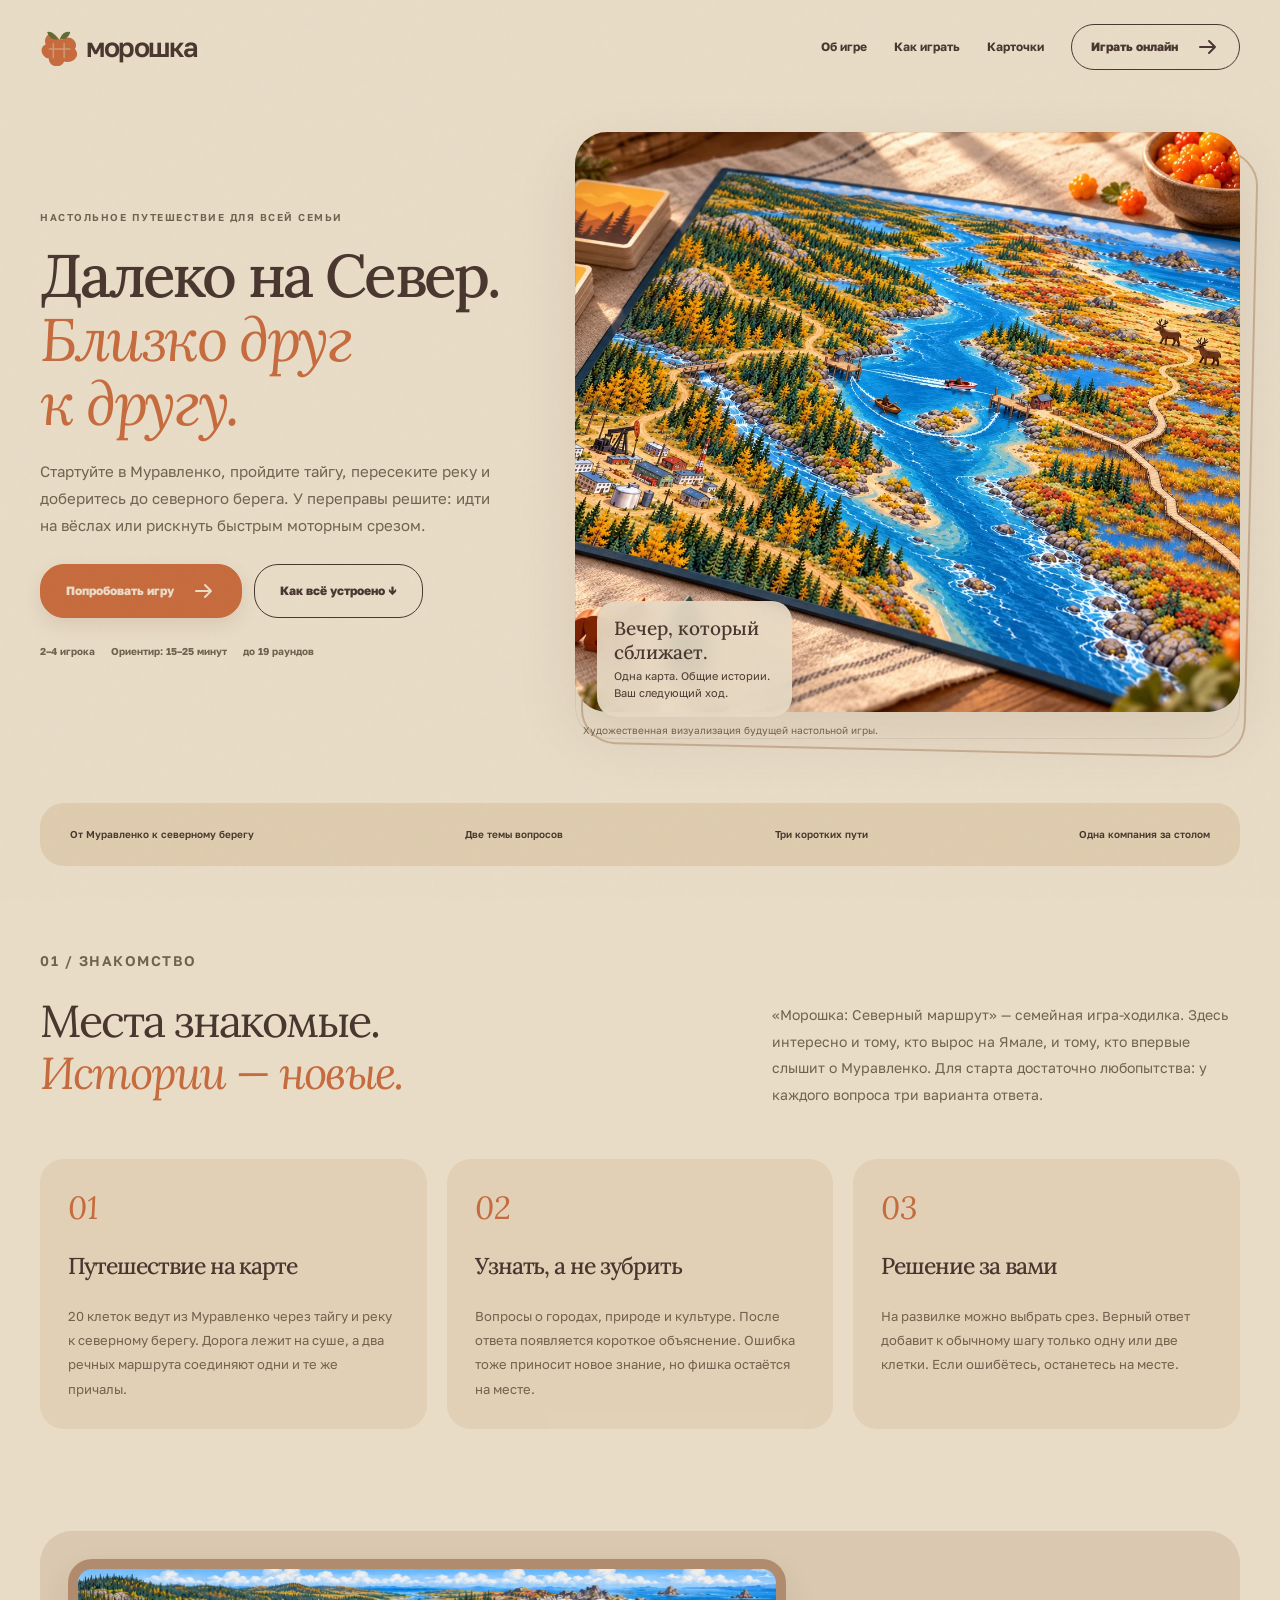
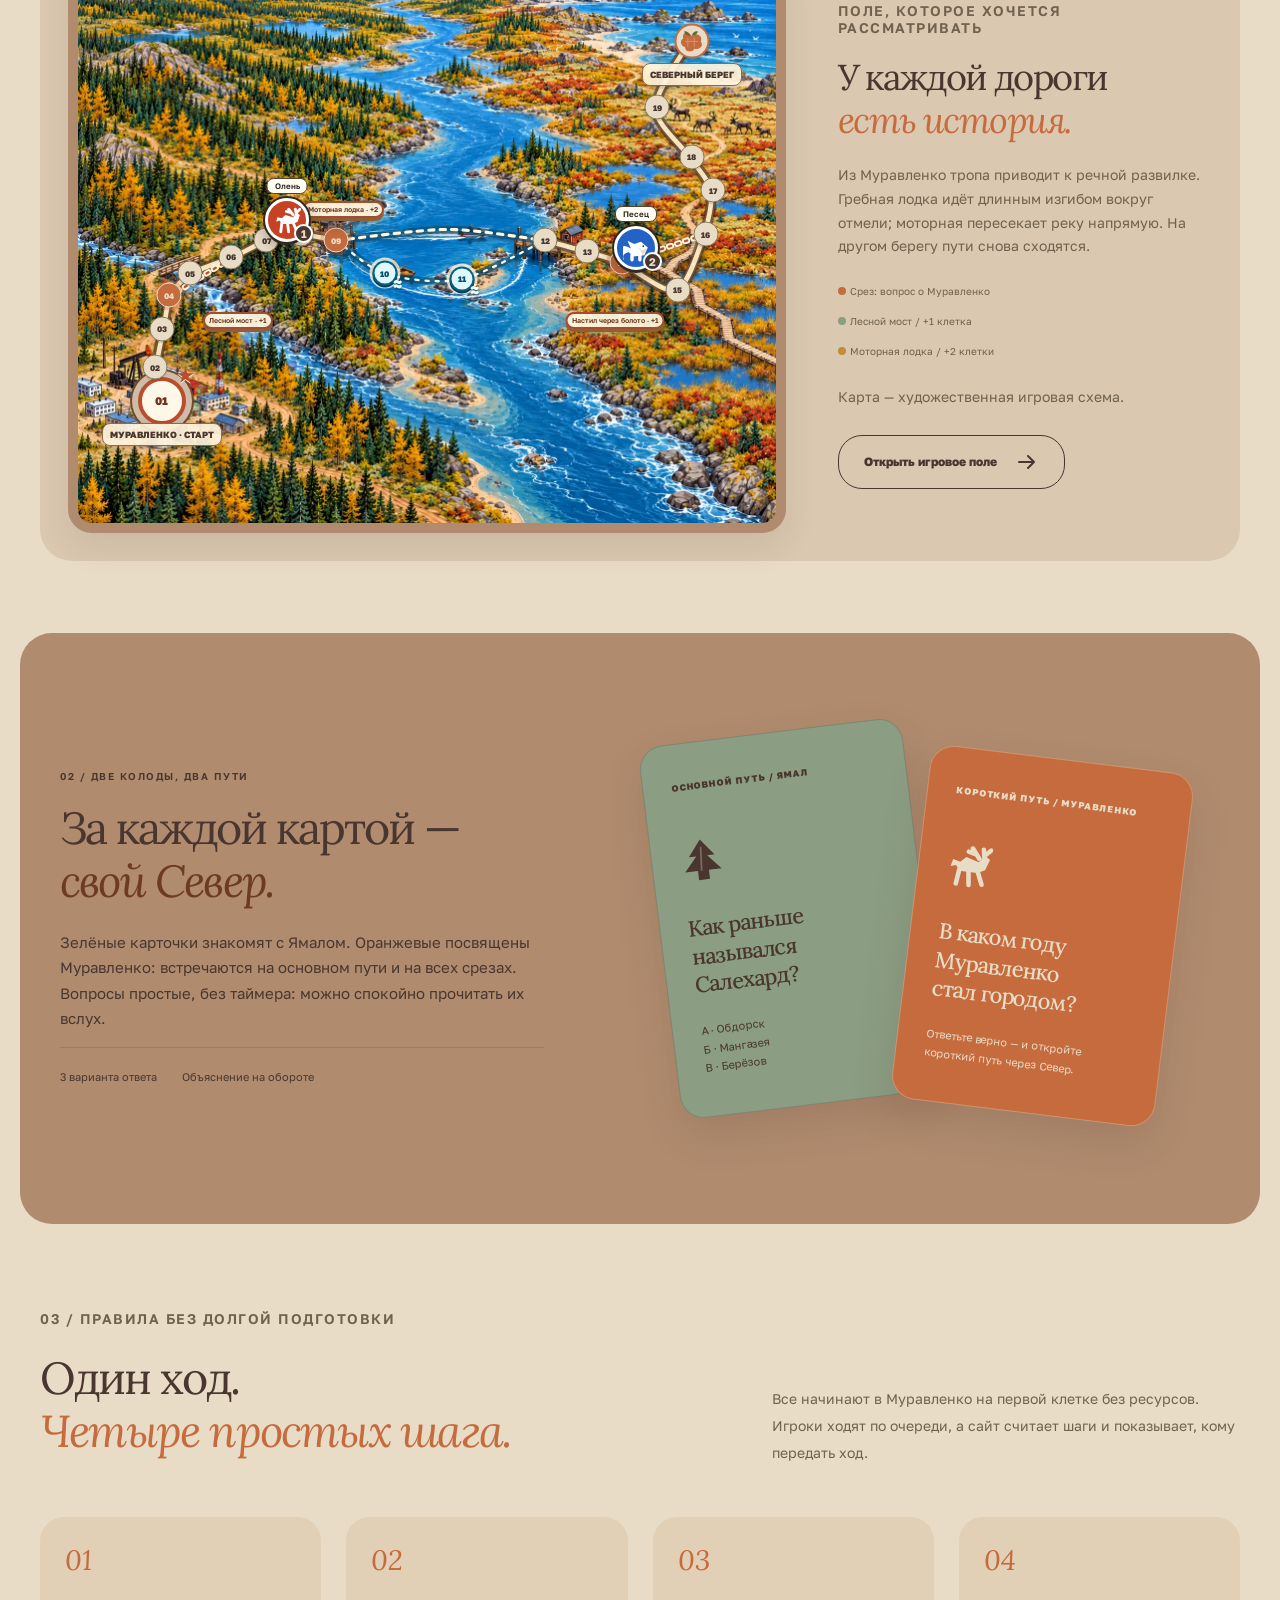
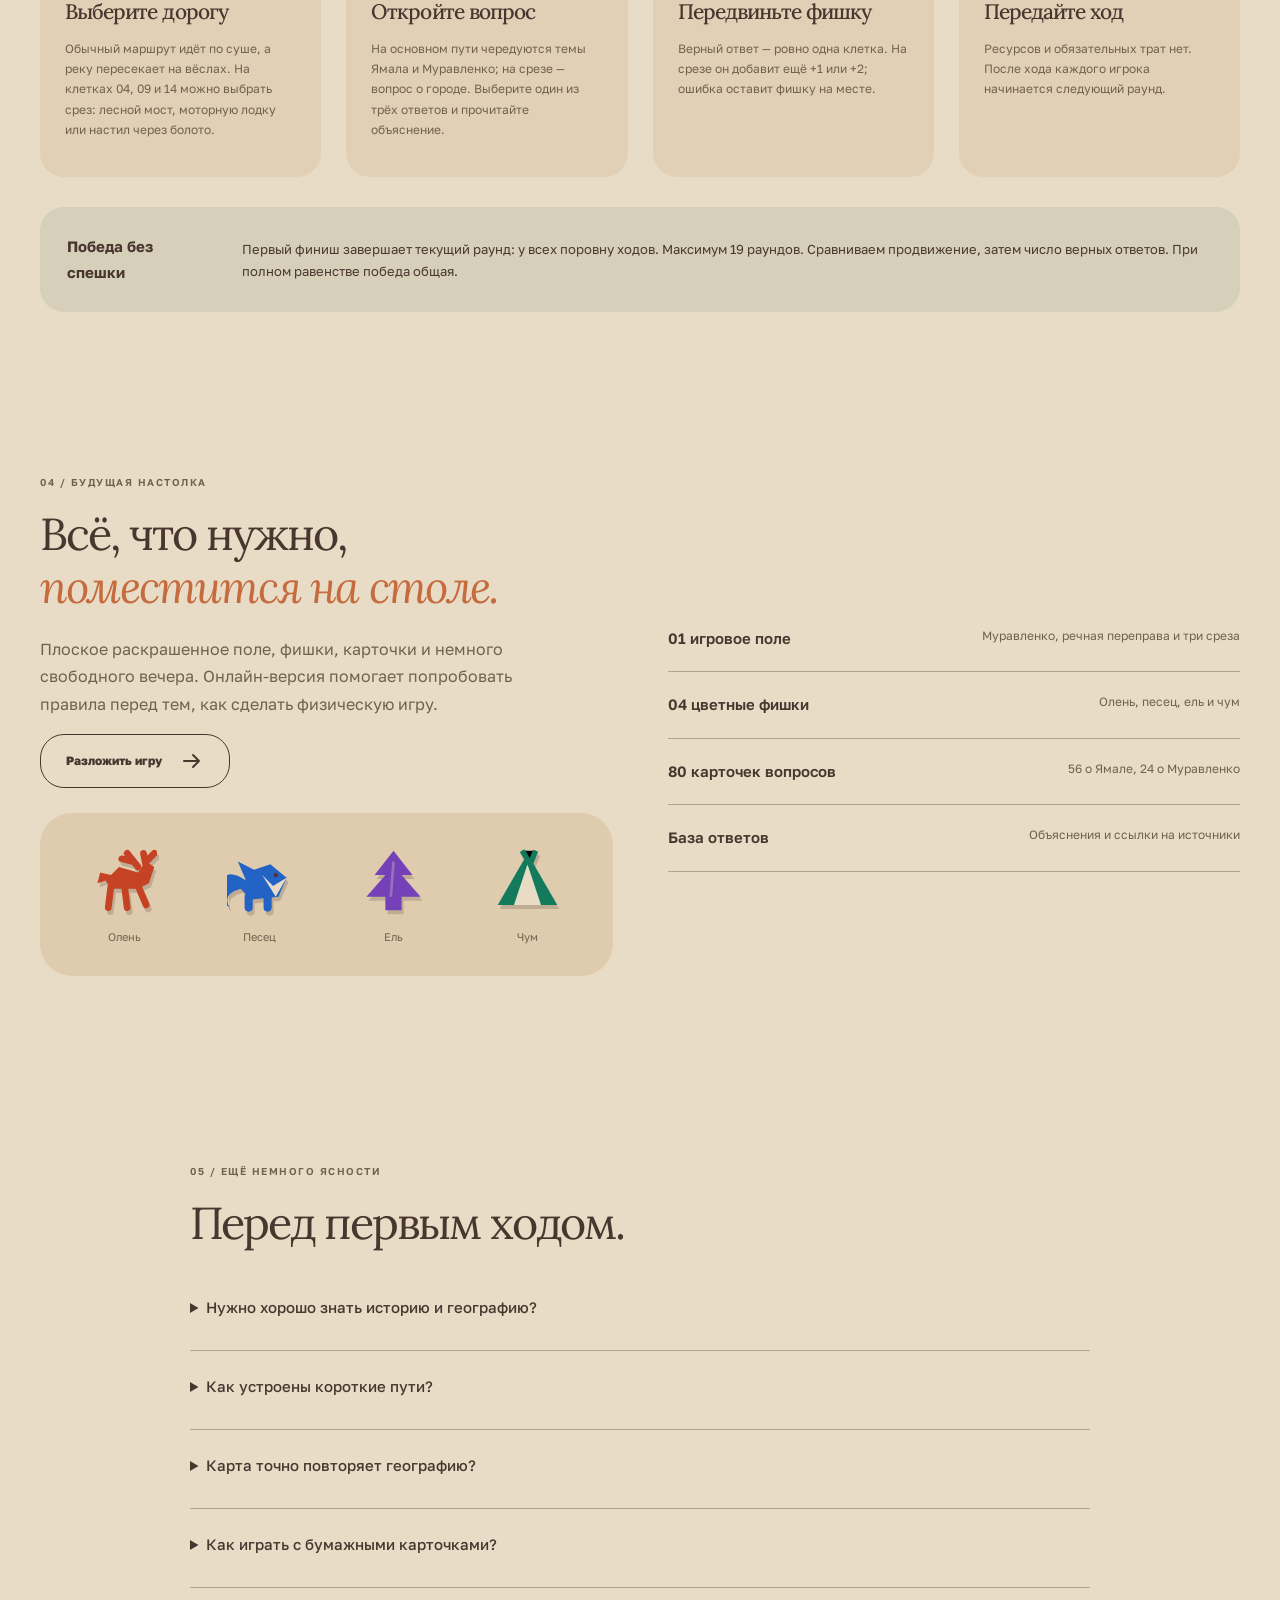
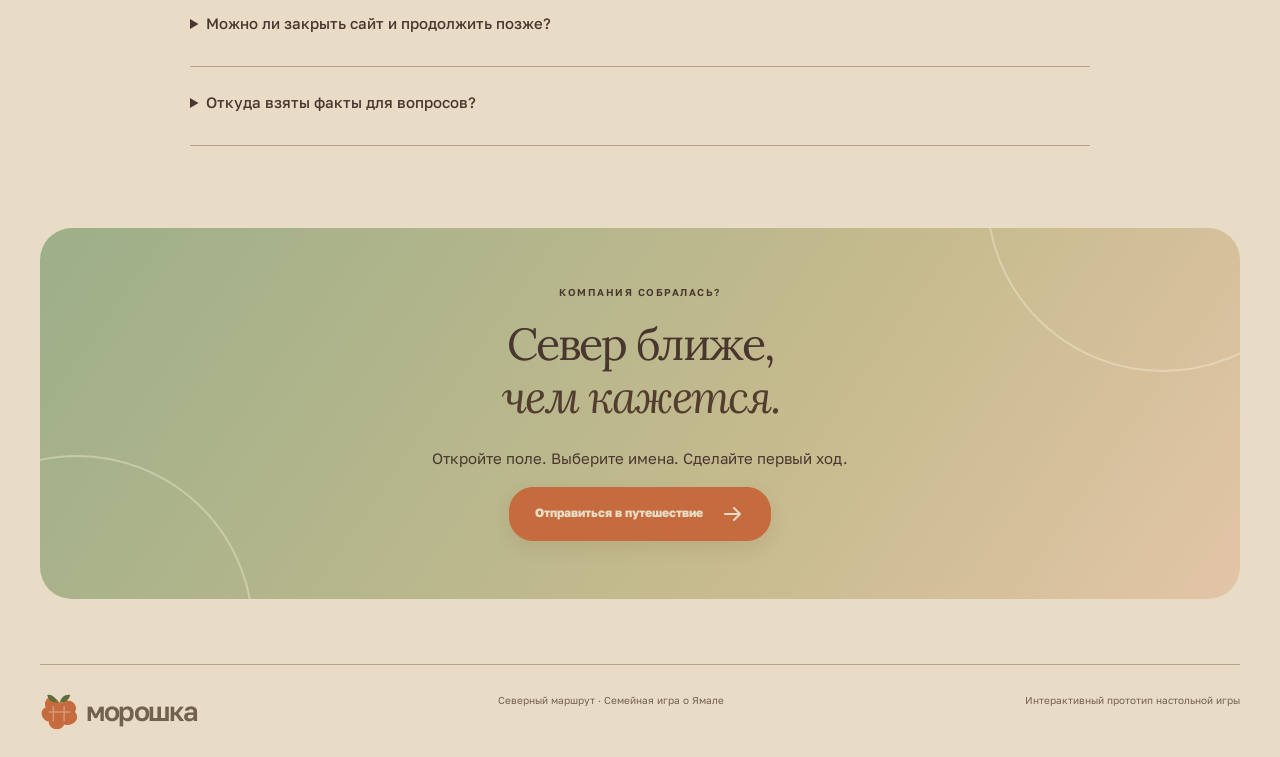
<file: index.html>
<!doctype html><html lang="ru"><head><meta charset="utf-8"><meta name="viewport" content="width=device-width,initial-scale=1"><meta name="theme-color" content="#243e32"><meta name="description" content="Морошка: Северный маршрут — семейная настольная игра о Ямале и Муравленко. Путешествуйте по карте Сибири, отвечайте на вопросы и открывайте короткие пути."><title>Морошка — Северный маршрут. Игра о родном Севере</title><link rel="stylesheet" href="site.css"><link rel="stylesheet" href="organic.css"><link rel="stylesheet" href="route-v3.css?v=4"><script type="module" src="landing.js?v=4"></script></head><body><a class="skip" href="#about">К содержанию</a><header class="wrap top"><a class="brand" href="./" aria-label="Морошка — главная"><span class="berry"  aria-hidden="true" data-icon="berry"></span>морошка</a><nav class="nav" aria-label="Главная навигация"><a href="#about">Об игре</a><a href="#rules">Как играть</a><a href="#cards">Карточки</a><a class="button small" href="play/">Играть онлайн <span data-icon="arrow"></span></a></nav></header><main><section class="wrap hero"><div class="hero-copy"><p class="eyebrow">Настольное путешествие для всей семьи</p><h1>Далеко на Север.<br><em>Близко друг<br>к другу.</em></h1><p class="lead">Стартуйте в Муравленко, пройдите тайгу, пересеките реку и доберитесь до северного берега. У переправы решите: идти на вёслах или рискнуть быстрым моторным срезом.</p><div class="actions"><a class="button primary" href="play/">Попробовать игру <span><span data-icon="arrow"></span></span></a><a class="button" href="#rules">Как всё устроено ↓</a></div><div class="meta"><span>2–4 игрока</span><span>Ориентир: 15–25 минут</span><span>до 19 раундов</span></div></div><figure class="hero-photo"><img src="assets/game-table-river-v3.webp" alt="Визуализация настолки: поле с речной переправой, карточки и деревянные фишки" width="1536" height="1024" fetchpriority="high"><div class="photo-note"><strong>Вечер, который сближает.</strong>Одна карта. Общие истории. Ваш следующий ход.</div><figcaption class="photo-caption">Художественная визуализация будущей настольной игры.</figcaption></figure></section><div class="wrap strip"><span>От Муравленко к северному берегу</span><span>Две темы вопросов</span><span>Три коротких пути</span><span>Одна компания за столом</span></div>
<section class="wrap section" id="about"><div class="section-intro"><div><p class="eyebrow">01 / Знакомство</p><h2>Места знакомые.<br><em>Истории — новые.</em></h2></div><p>«Морошка: Северный маршрут» — семейная игра-ходилка. Здесь интересно и тому, кто вырос на Ямале, и тому, кто впервые слышит о Муравленко. Для старта достаточно любопытства: у каждого вопроса три варианта ответа.</p></div><div class="three"><article class="feature"><span class="num">01</span><h3>Путешествие на карте</h3><p>20 клеток ведут из Муравленко через тайгу и реку к северному берегу. Дорога лежит на суше, а два речных маршрута соединяют одни и те же причалы.</p></article><article class="feature"><span class="num">02</span><h3>Узнать, а не зубрить</h3><p>Вопросы о городах, природе и культуре. После ответа появляется короткое объяснение. Ошибка тоже приносит новое знание, но фишка остаётся на месте.</p></article><article class="feature"><span class="num">03</span><h3>Решение за вами</h3><p>На развилке можно выбрать срез. Верный ответ добавит к обычному шагу только одну или две клетки. Если ошибётесь, останетесь на месте.</p></article></div></section>
<section class="wrap map-section"><div class="map-showcase"><div class="map" id="previewMap"></div><div class="map-showcase-copy"><p class="eyebrow">Поле, которое хочется рассматривать</p><h2>У каждой дороги<br><em>есть история.</em></h2><p>Из Муравленко тропа приводит к речной развилке. Гребная лодка идёт длинным изгибом вокруг отмели; моторная пересекает реку напрямую. На другом берегу пути снова сходятся.</p><div class="legend"><span><i></i>Срез: вопрос о Муравленко</span><span><i class="c"></i>Лесной мост / +1 клетка</span><span><i class="e"></i>Моторная лодка / +2 клетки</span></div><p class="saved">Карта — художественная игровая схема.</p><a class="button" href="play/">Открыть игровое поле <span data-icon="arrow"></span></a></div></div></section><section class="dark" id="cards"><div class="wrap section deck-layout"><div><p class="eyebrow">02 / Две колоды, два пути</p><h2>За каждой картой —<br><em>свой Север.</em></h2><p>Зелёные карточки знакомят с Ямалом. Оранжевые посвящены Муравленко: встречаются на основном пути и на всех срезах. Вопросы простые, без таймера: можно спокойно прочитать их вслух.</p><div class="inline-facts"><span>3 варианта ответа</span><span>Объяснение на обороте</span></div></div><div class="cards"><article class="sample-card"><small>ОСНОВНОЙ ПУТЬ / ЯМАЛ</small><span class="card-icon" data-icon="pine"></span><h3>Как раньше<br>назывался Салехард?</h3><p>А · Обдорск<br>Б · Мангазея<br>В · Берёзов</p></article><article class="sample-card city"><small>КОРОТКИЙ ПУТЬ / МУРАВЛЕНКО</small><span class="card-icon" data-icon="deer"></span><h3>В каком году Муравленко<br>стал городом?</h3><p>Ответьте верно — и откройте короткий путь через Север.</p></article></div></div></section>
<section class="wrap section" id="rules"><div class="section-intro"><div><p class="eyebrow">03 / Правила без долгой подготовки</p><h2>Один ход.<br><em>Четыре простых шага.</em></h2></div><p>Все начинают в Муравленко на первой клетке без ресурсов. Игроки ходят по очереди, а сайт считает шаги и показывает, кому передать ход.</p></div><div class="steps"><article class="step"><b>01</b><h3>Выберите дорогу</h3><p>Обычный маршрут идёт по суше, а реку пересекает на вёслах. На клетках 04, 09 и 14 можно выбрать срез: лесной мост, моторную лодку или настил через болото.</p></article><article class="step"><b>02</b><h3>Откройте вопрос</h3><p>На основном пути чередуются темы Ямала и Муравленко; на срезе — вопрос о городе. Выберите один из трёх ответов и прочитайте объяснение.</p></article><article class="step"><b>03</b><h3>Передвиньте фишку</h3><p>Верный ответ — ровно одна клетка. На срезе он добавит ещё +1 или +2; ошибка оставит фишку на месте.</p></article><article class="step"><b>04</b><h3>Передайте ход</h3><p>Ресурсов и обязательных трат нет. После хода каждого игрока начинается следующий раунд.</p></article></div><div class="callout"><strong>Победа без спешки</strong><p>Первый финиш завершает текущий раунд: у всех поровну ходов. Максимум 19 раундов. Сравниваем продвижение, затем число верных ответов. При полном равенстве победа общая.</p></div></section>
<section class="wrap section kit"><div><p class="eyebrow">04 / Будущая настолка</p><h2>Всё, что нужно,<br><em>поместится на столе.</em></h2><p class="lead">Плоское раскрашенное поле, фишки, карточки и немного свободного вечера. Онлайн-версия помогает попробовать правила перед тем, как сделать физическую игру.</p><a class="button" href="play/">Разложить игру <span data-icon="arrow"></span></a><div class="pawn-showcase" id="pawnShowcase"></div></div><ul class="kit-list"><li><b>01 игровое поле</b><span>Муравленко, речная переправа и три среза</span></li><li><b>04 цветные фишки</b><span>Олень, песец, ель и чум</span></li><li><b>80 карточек вопросов</b><span>56 о Ямале, 24 о Муравленко</span></li><li><b>База ответов</b><span>Объяснения и ссылки на источники</span></li></ul></section>
<section class="wrap section faq"><p class="eyebrow">05 / Ещё немного ясности</p><h2>Перед первым ходом.</h2><details><summary>Нужно хорошо знать историю и географию?</summary><p>Нет. Вопросы начального уровня, с тремя вариантами. Часть — о повседневной жизни и культуре, часть — о городе. Читать можно вместе, а ответ выбирает игрок, чей сейчас ход.</p></details><details><summary>Как устроены короткие пути?</summary><p>На клетке 09 обе лодки отправляются от одного причала к одному берегу: на вёслах нужно пройти две промежуточные клетки, моторная лодка пропускает их. На клетках 04 и 14 мост и настил экономят по одной клетке. Срез срабатывает только за верный ответ; ошибка оставляет на месте. Попытка среза на каждой развилке одна.</p></details><details><summary>Карта точно повторяет географию?</summary><p>Это художественная игровая схема Западной Сибири на тему Ямала. Реки и северные ландшафты создают ощущение места, но расстояния и расположение точек маршрута условны. Для навигации карта не предназначена.</p></details><details><summary>Как играть с бумажными карточками?</summary><p>В физической версии верный ответ передвигает фишку на одну клетку; неверный оставляет её на месте. На развилках дополнительный срез открывается только за верный ответ.</p></details><details><summary>Можно ли закрыть сайт и продолжить позже?</summary><p>Да, игра автоматически сохраняется в этом браузере после каждого действия. На другом устройстве или после очистки данных браузера сохранение недоступно.</p></details><details><summary>Откуда взяты факты для вопросов?</summary><p>Использованы материалы городского издания «Муравленко 24», справочника «Мой город», Окружного центра национальных культур и Окружного дома ремёсел. После ответа на карточке есть ссылка на источник. <a href="questions/">Открыть все вопросы и ответы</a>. События и правила движения придуманы для игры.</p><div class="source-links"><a href="https://www.muravlenko24.ru/news/27166-iz-poselka-v-gorod.html" target="_blank" rel="noopener">История Муравленко <span data-icon="arrow"></span></a><a href="https://ocnk.yanao.ru/folklor" target="_blank" rel="noopener">Культура Ямала <span data-icon="arrow"></span></a><a href="https://odr.yanao.ru/etnopark/" target="_blank" rel="noopener">Горнокнязевск <span data-icon="arrow"></span></a></div></details></section>
<section class="wrap cta"><p class="eyebrow">Компания собралась?</p><h2>Север ближе,<br><em>чем кажется.</em></h2><p>Откройте поле. Выберите имена. Сделайте первый ход.</p><a class="button primary" href="play/">Отправиться в путешествие <span data-icon="arrow"></span></a></section></main><footer class="wrap footer"><a class="brand" href="./"><span class="berry"  data-icon="berry"></span>морошка</a><span>Северный маршрут · Семейная игра о Ямале</span><span>Интерактивный прототип настольной игры</span></footer></body></html>
</file>
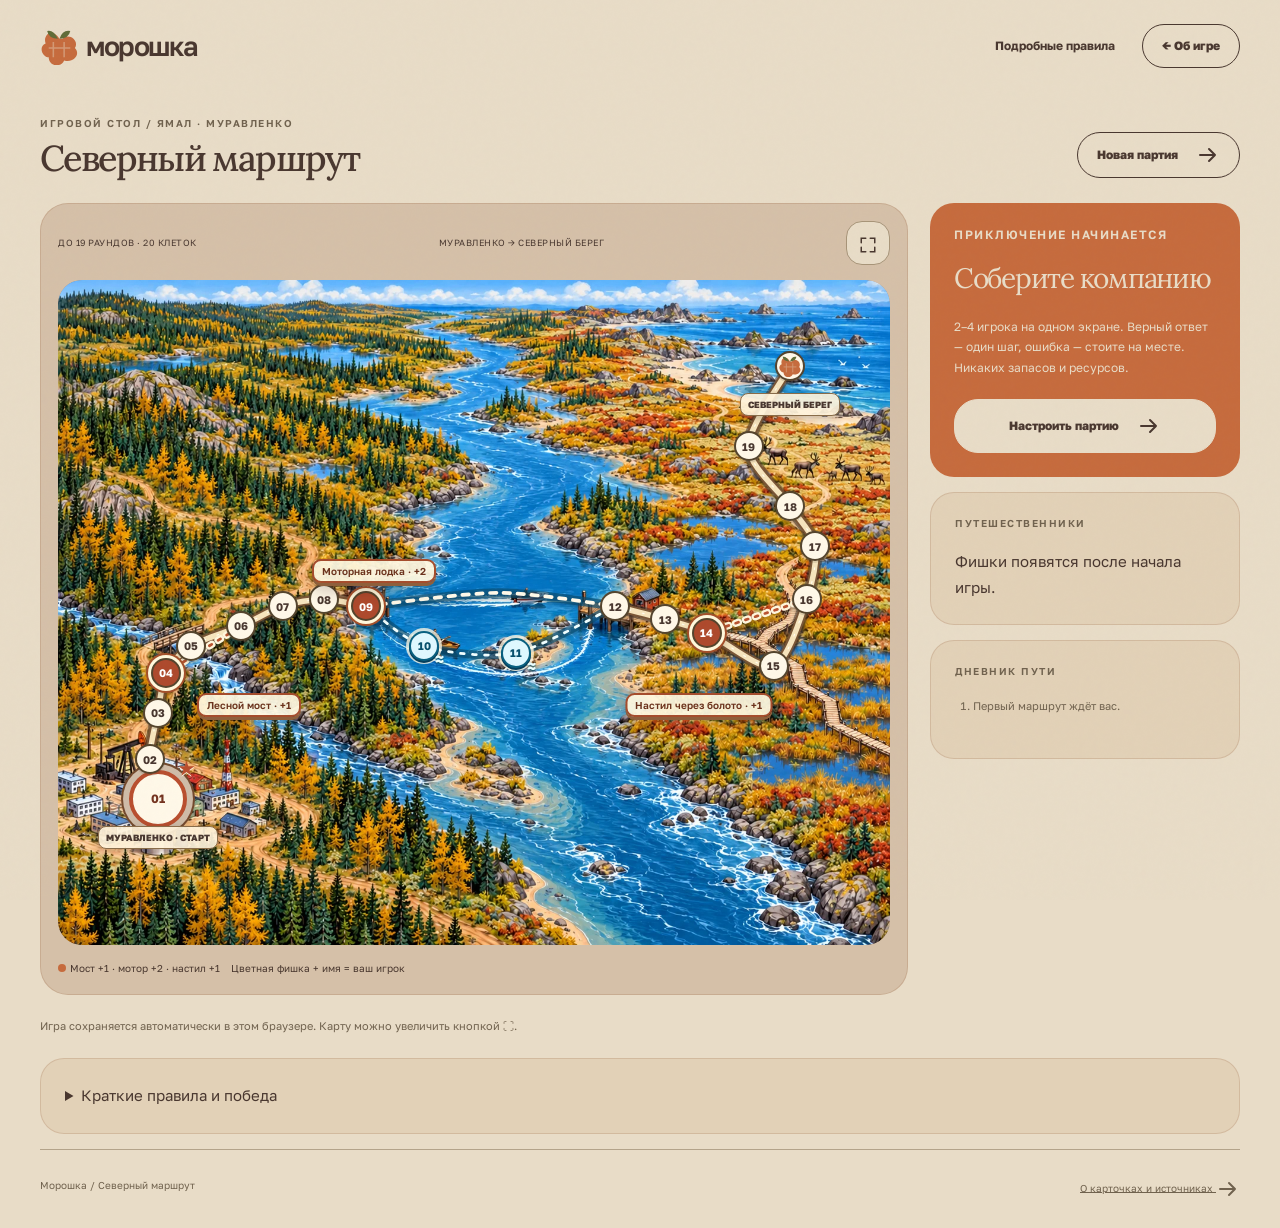
<file: play/index.html>
<!doctype html><html lang="ru"><head><meta charset="utf-8"><meta name="viewport" content="width=device-width,initial-scale=1"><meta name="theme-color" content="#243e32"><meta name="description" content="Играйте в Северный маршрут: вопросы о Ямале и Муравленко, карта Сибири, короткие пути и семейная партия на 2–4 игроков."><title>Играть — Морошка: Северный маршрут</title><link rel="stylesheet" href="../site.css"><link rel="stylesheet" href="../organic.css"><link rel="stylesheet" href="../route-v3.css?v=4"><script type="module" src="game.js?v=4"></script></head><body><header class="wrap top"><a class="brand" href="../"><span class="berry" data-icon="berry"></span>морошка</a><nav class="nav"><a href="../#rules">Подробные правила</a><a class="button small" href="../">← Об игре</a></nav></header><main class="wrap"><div class="play-heading"><div><p class="eyebrow">Игровой стол / Ямал · Муравленко</p><h1>Северный маршрут</h1></div><button class="button small" id="newGame">Новая партия <span data-icon="arrow"></span></button></div><div class="game-layout"><section class="map-frame" id="mapFrame" aria-label="Игровая карта"><div class="map-toolbar"><span id="round">ДО 19 РАУНДОВ · 20 КЛЕТОК</span><span>МУРАВЛЕНКО → СЕВЕРНЫЙ БЕРЕГ</span><button id="zoom" aria-label="Увеличить карту" aria-pressed="false"><span data-icon="expand"></span></button></div><div class="map-scroll" tabindex="0" aria-label="Карта: на маленьком экране прокрутите в сторону"><div class="map" id="map"></div></div><div class="legend"><span><i></i>Мост +1 · мотор +2 · настил +1</span><span>Цветная фишка + имя = ваш игрок</span></div></section><aside class="game-side"><section class="panel turn-panel" aria-live="polite"><p class="eyebrow" id="turnLabel">Приключение начинается</p><h2 id="turnName">Соберите компанию</h2><p id="turnHint">2–4 игрока на одном экране. Верный ответ — один шаг, ошибка — стоите на месте. Никаких запасов и ресурсов.</p><button class="button primary full" id="normal">Настроить партию <span data-icon="arrow"></span></button><button class="button full" id="shortcut" hidden>Срез: вопрос о Муравленко <span data-icon="arrow"></span></button><button class="button full" id="resume" hidden>Продолжить открытый ход <span data-icon="arrow"></span></button></section><section class="panel players-panel"><p class="eyebrow">Путешественники</p><div id="players">Фишки появятся после начала игры.</div></section><section class="panel log-panel"><p class="eyebrow">Дневник пути</p><ol class="log" id="log"><li>Первый маршрут ждёт вас.</li></ol></section></aside></div><p class="game-note" id="saveStatus">Игра сохраняется автоматически в этом браузере. Карту можно увеличить кнопкой ⛶.</p><details class="panel"><summary>Краткие правила и победа</summary><p>Верный ответ даёт один шаг, неверный оставляет фишку на месте. У реки можно идти на вёслах по обычному пути или попробовать моторную лодку: верный ответ пропускает две речные клетки. Мост и настил экономят по одной клетке. Все маршруты заканчиваются на северном берегу; ресурсы не нужны.</p><p>Первый финиш запускает последний раунд: остальные завершают свои ходы. Не более 19 раундов. Выигрывает прошедший дальше, при равенстве — давший больше верных ответов. При полном равенстве победа общая.</p><p><a href="../questions/">База вопросов, ответов и источников</a></p></details></main><footer class="wrap footer"><span>Морошка / Северный маршрут</span><a href="../#cards">О карточках и источниках <span data-icon="arrow"></span></a></footer>
<dialog id="setup" aria-labelledby="setupTitle"><button class="close" id="closeSetup" aria-label="Закрыть настройки">×</button><p class="eyebrow">Новая экспедиция</p><h2 id="setupTitle">Кто идёт на Север?</h2><p id="setupCopy">Каждый получит фишку. Верный ответ — один шаг, ошибка — стоите на месте.</p><form id="setupForm"><label class="field">Количество игроков<select id="count"><option value="2">2 игрока</option><option value="3">3 игрока</option><option value="4">4 игрока</option></select></label><div id="names"></div><button class="button primary full" type="submit">Начать путешествие <span data-icon="arrow"></span></button></form></dialog>
<dialog id="question" aria-labelledby="questionTitle"><p class="eyebrow" id="deckName"></p><h2 id="questionTitle"></h2><p id="questionHint"></p><div id="answers"></div><div id="feedback" class="feedback" hidden aria-live="polite"></div><button class="button primary full" id="next" hidden>Передать ход <span data-icon="arrow"></span></button></dialog>
<dialog id="finish" aria-labelledby="finishTitle"><p class="eyebrow">Маршрут пройден</p><h2 id="finishTitle"></h2><p id="finishCopy"></p><div id="scores"></div><button class="button primary full" id="again">Новое путешествие <span data-icon="arrow"></span></button><button class="button full" id="closeFinish">Посмотреть поле</button></dialog></body></html>
</file>
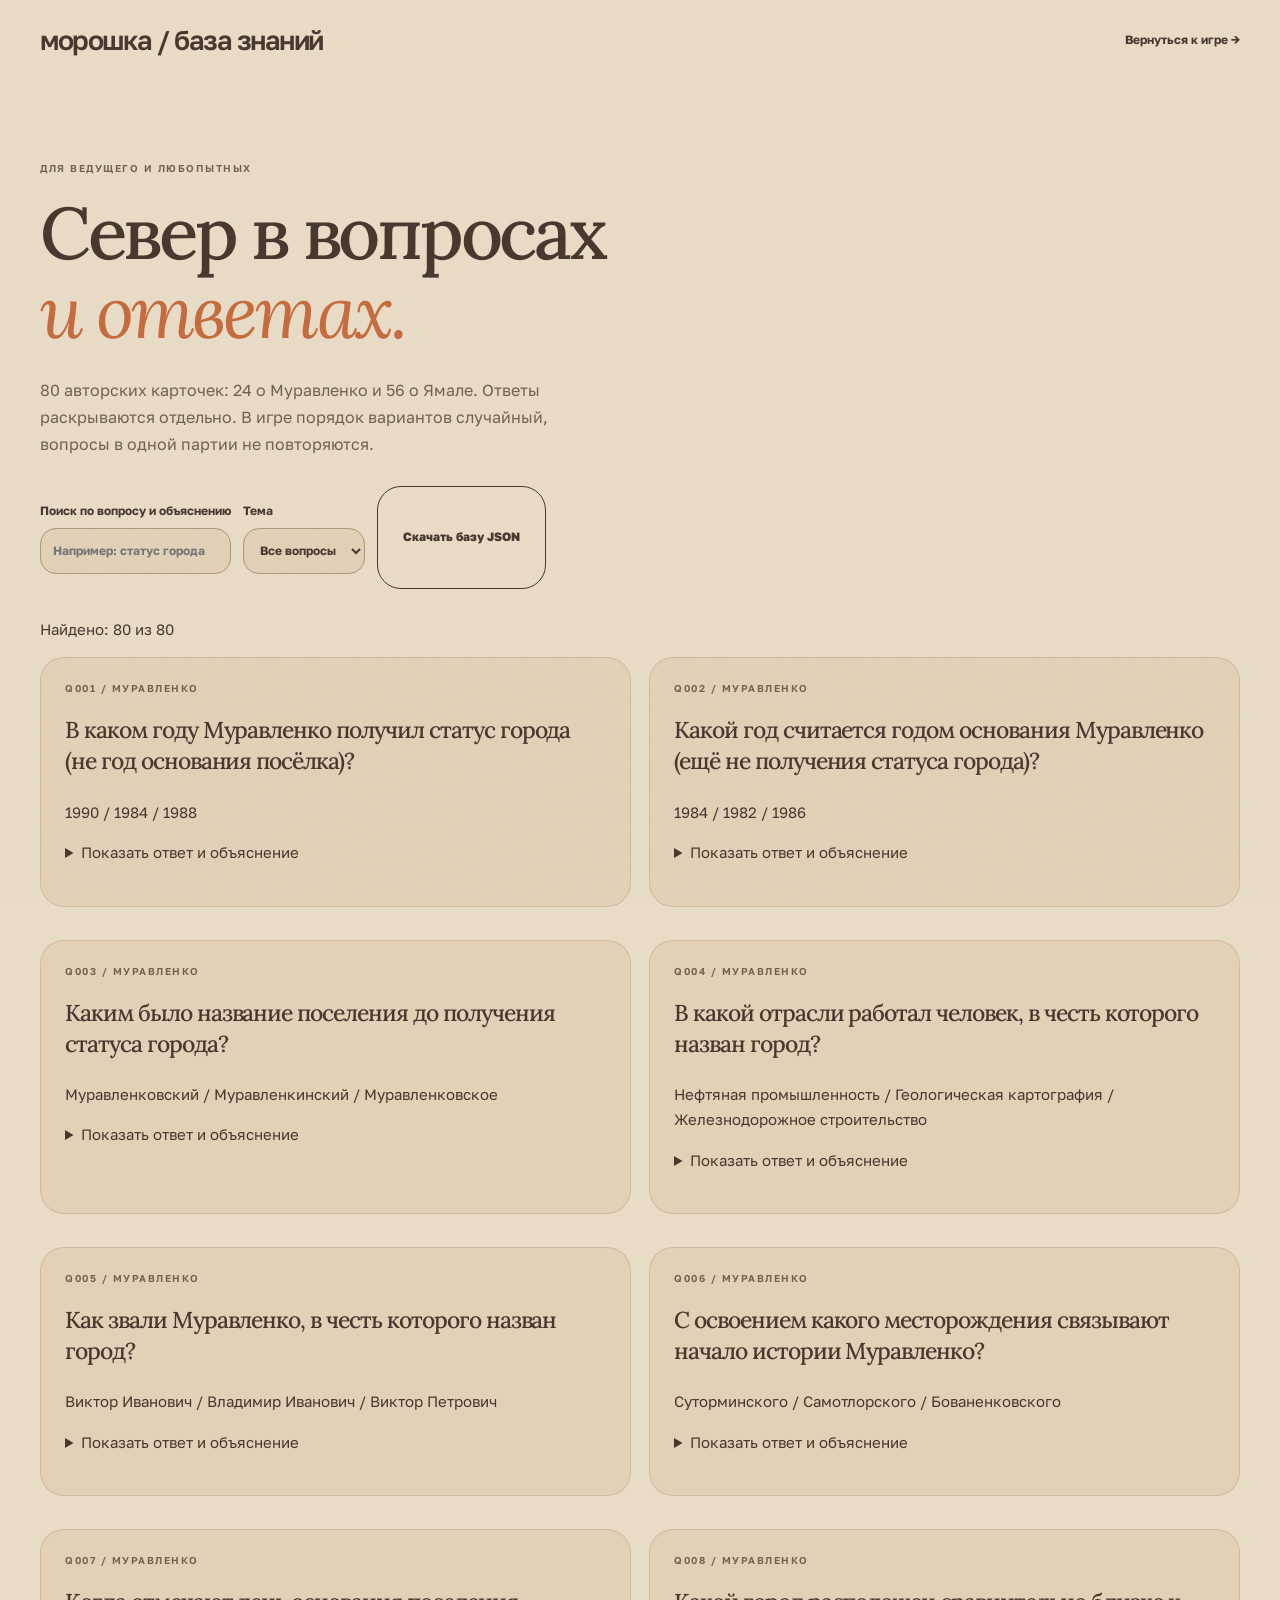
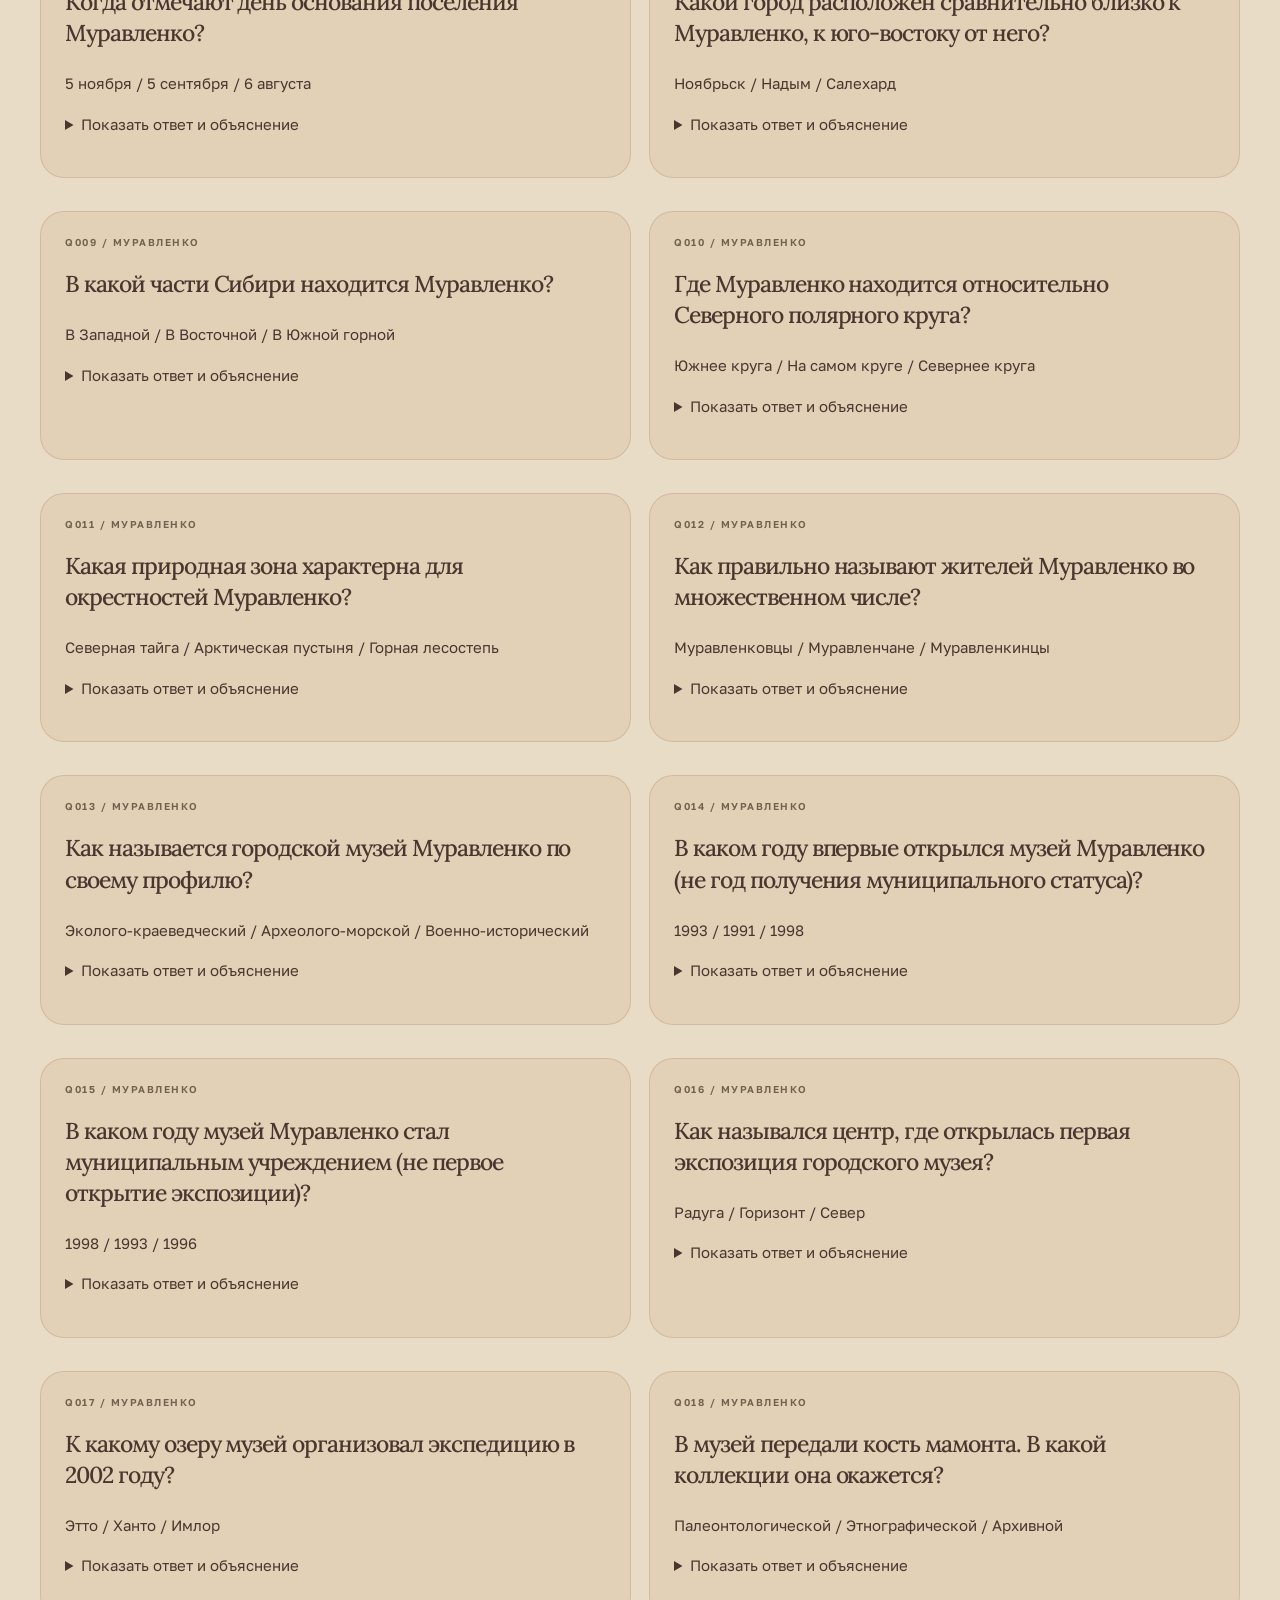
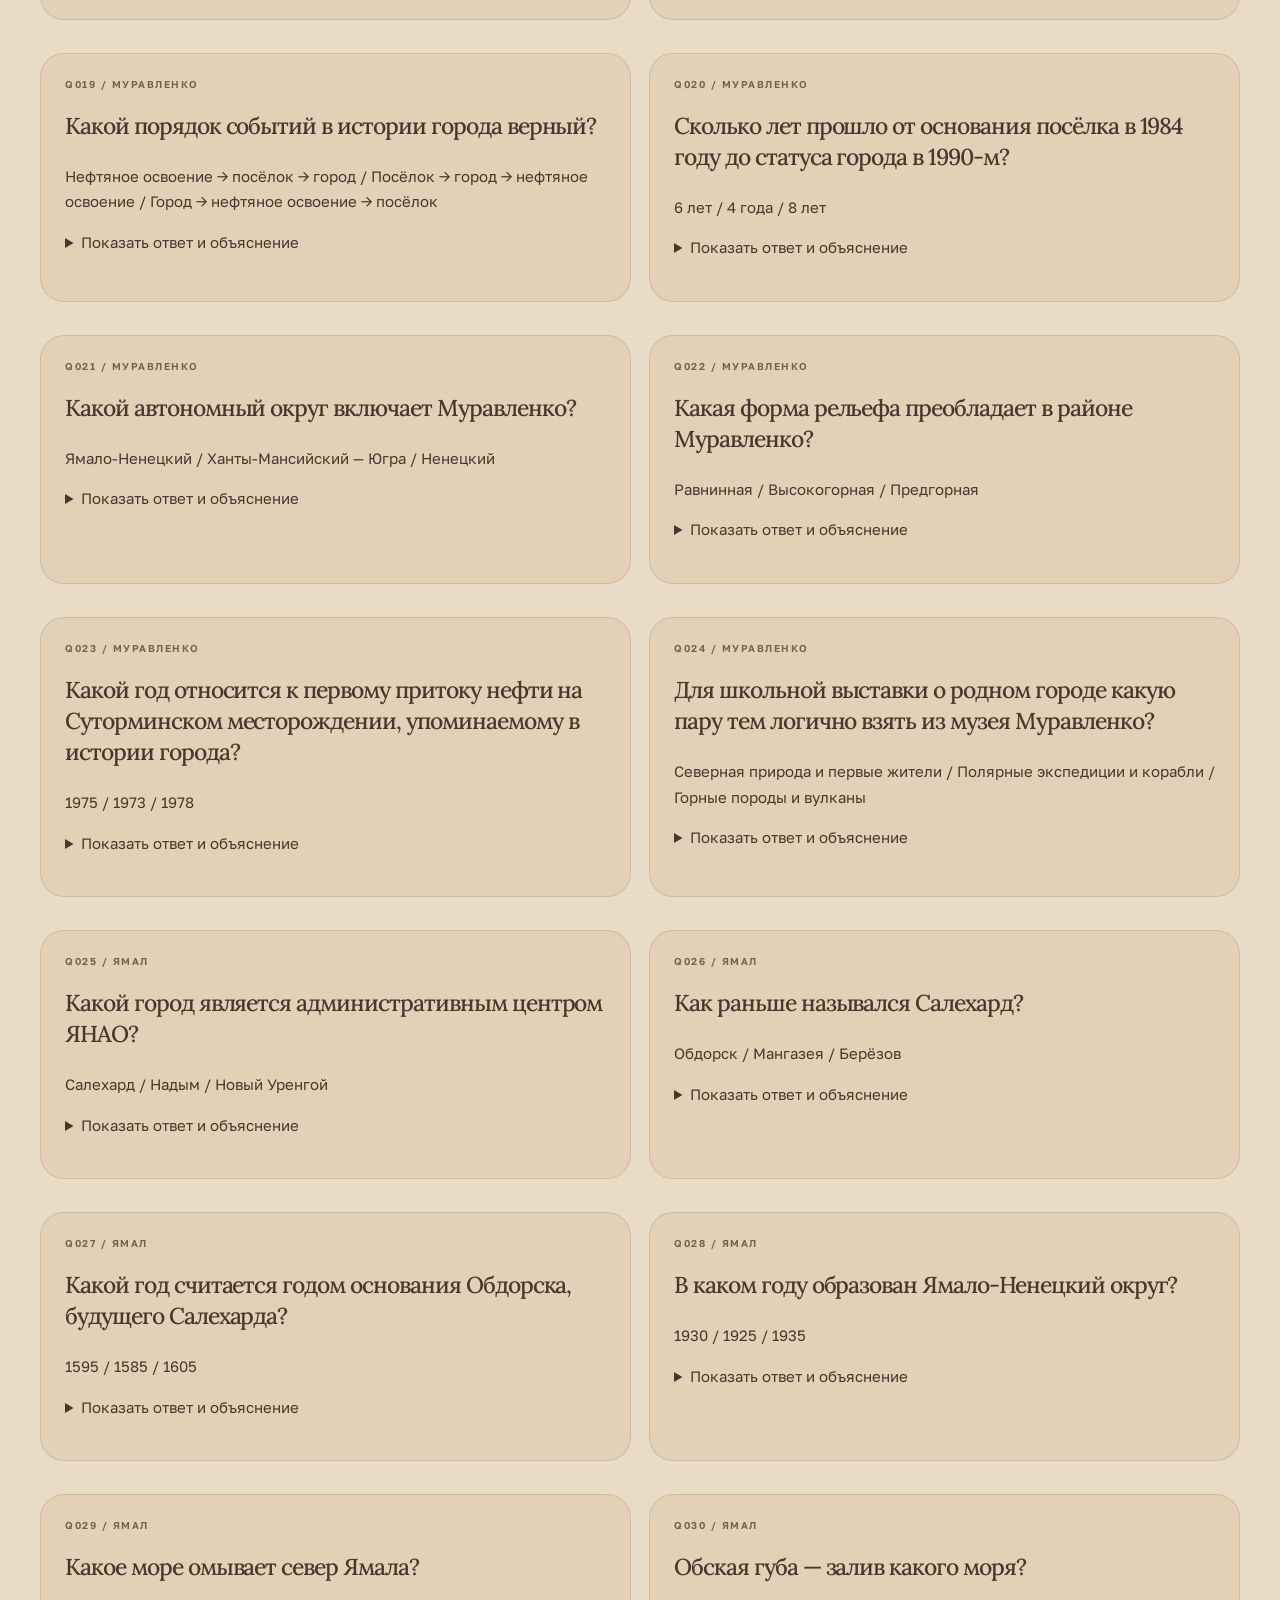
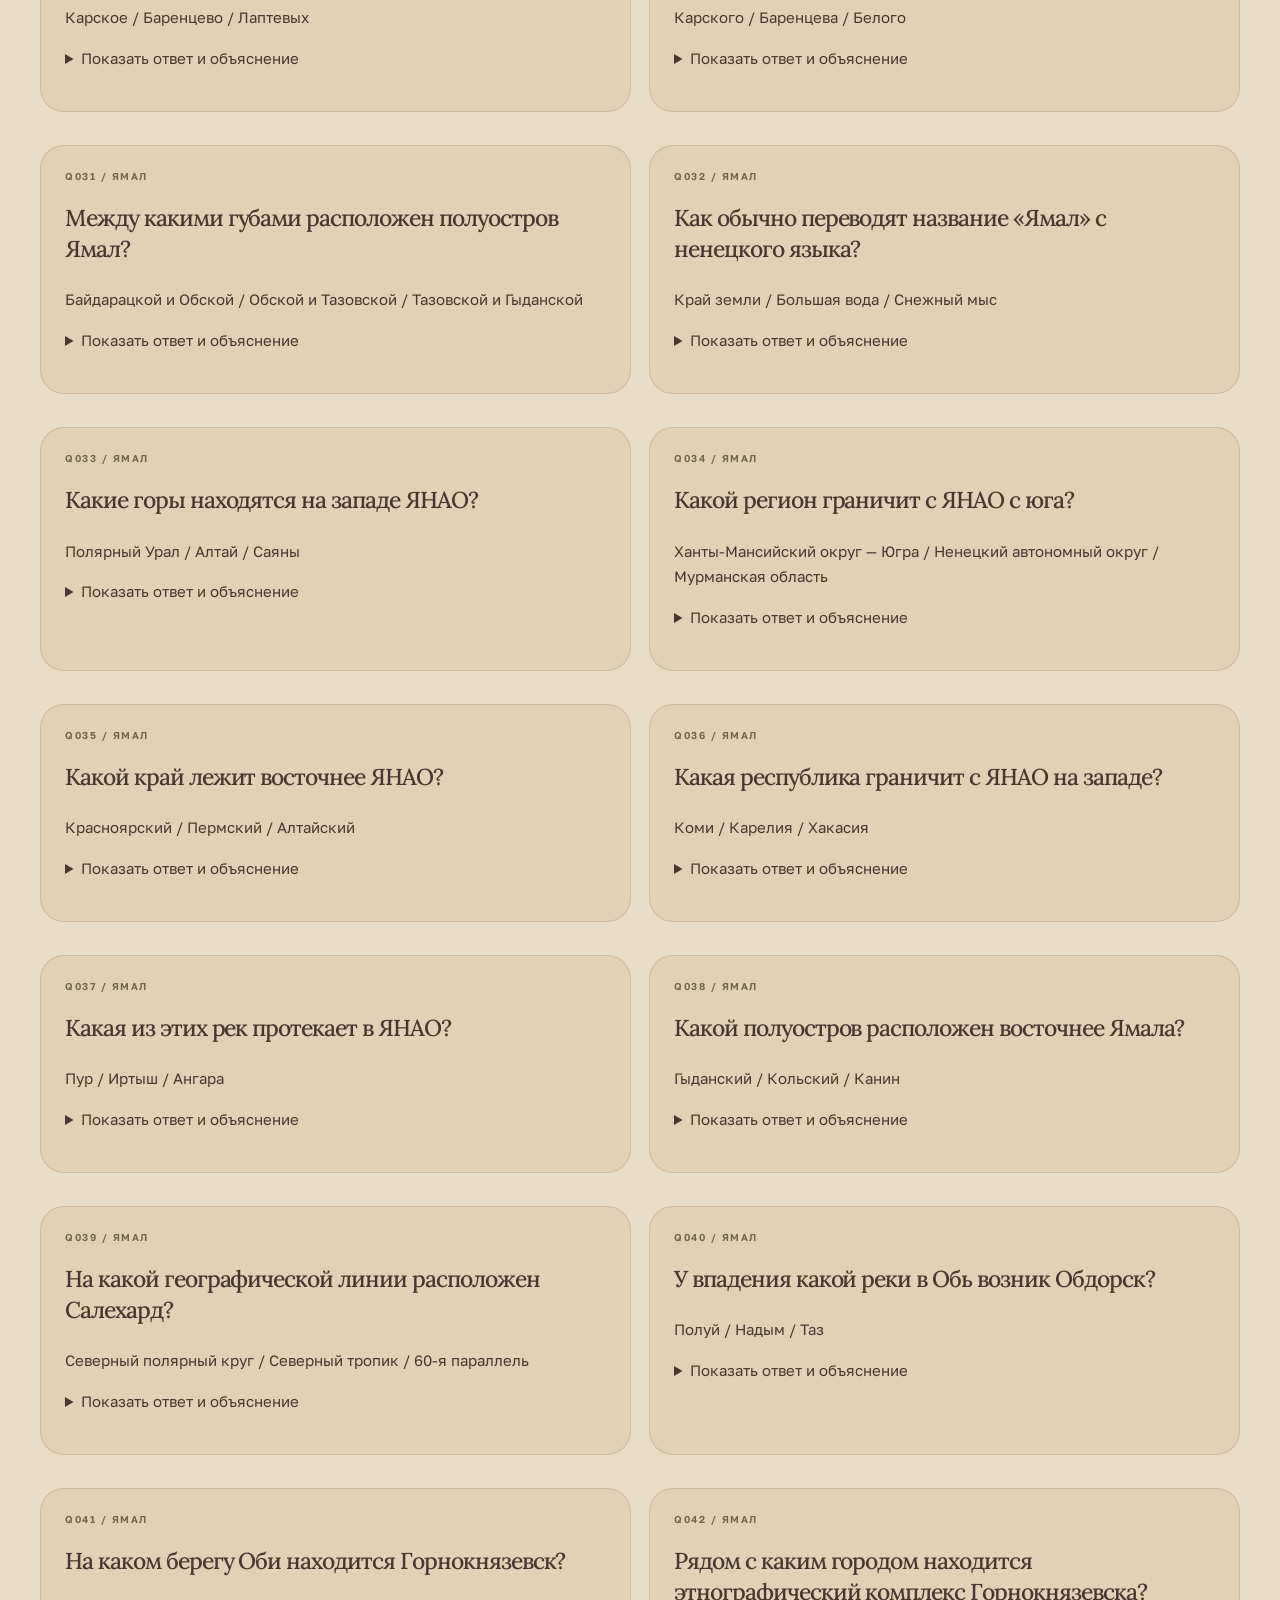
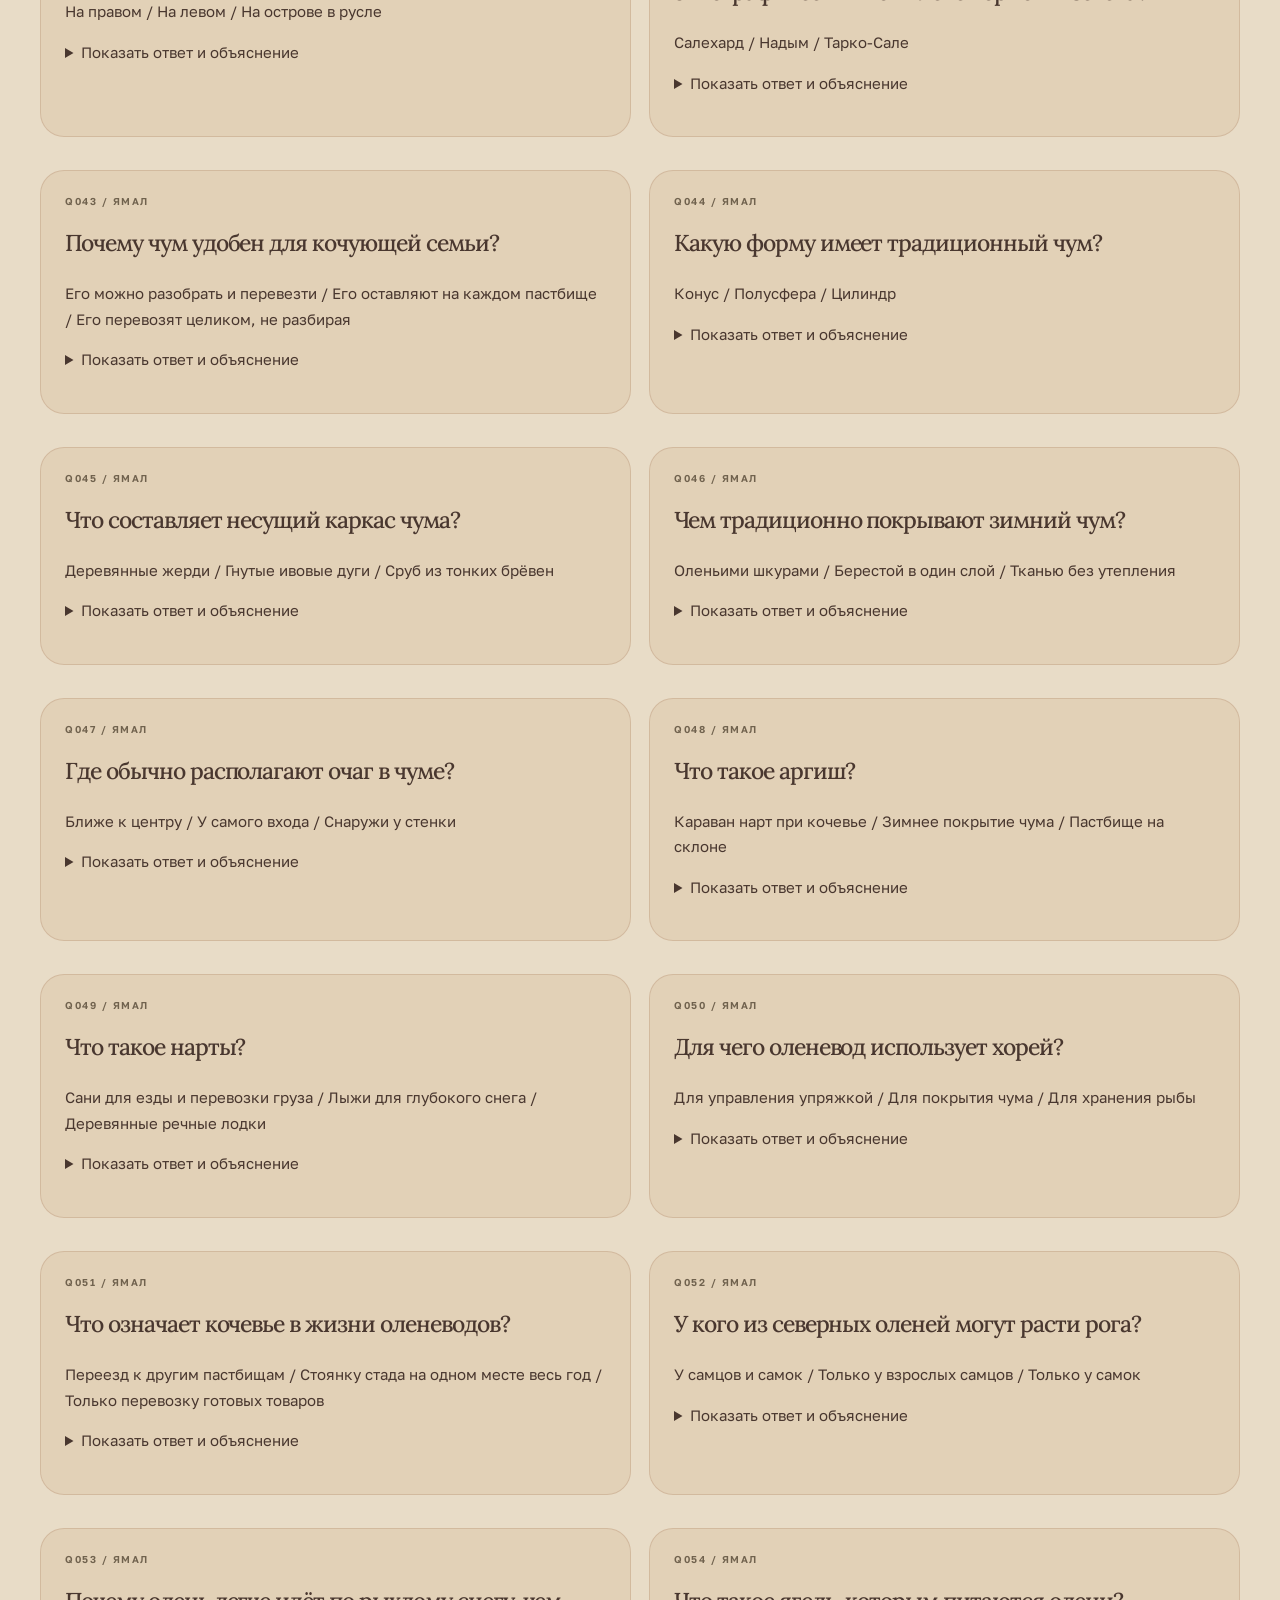
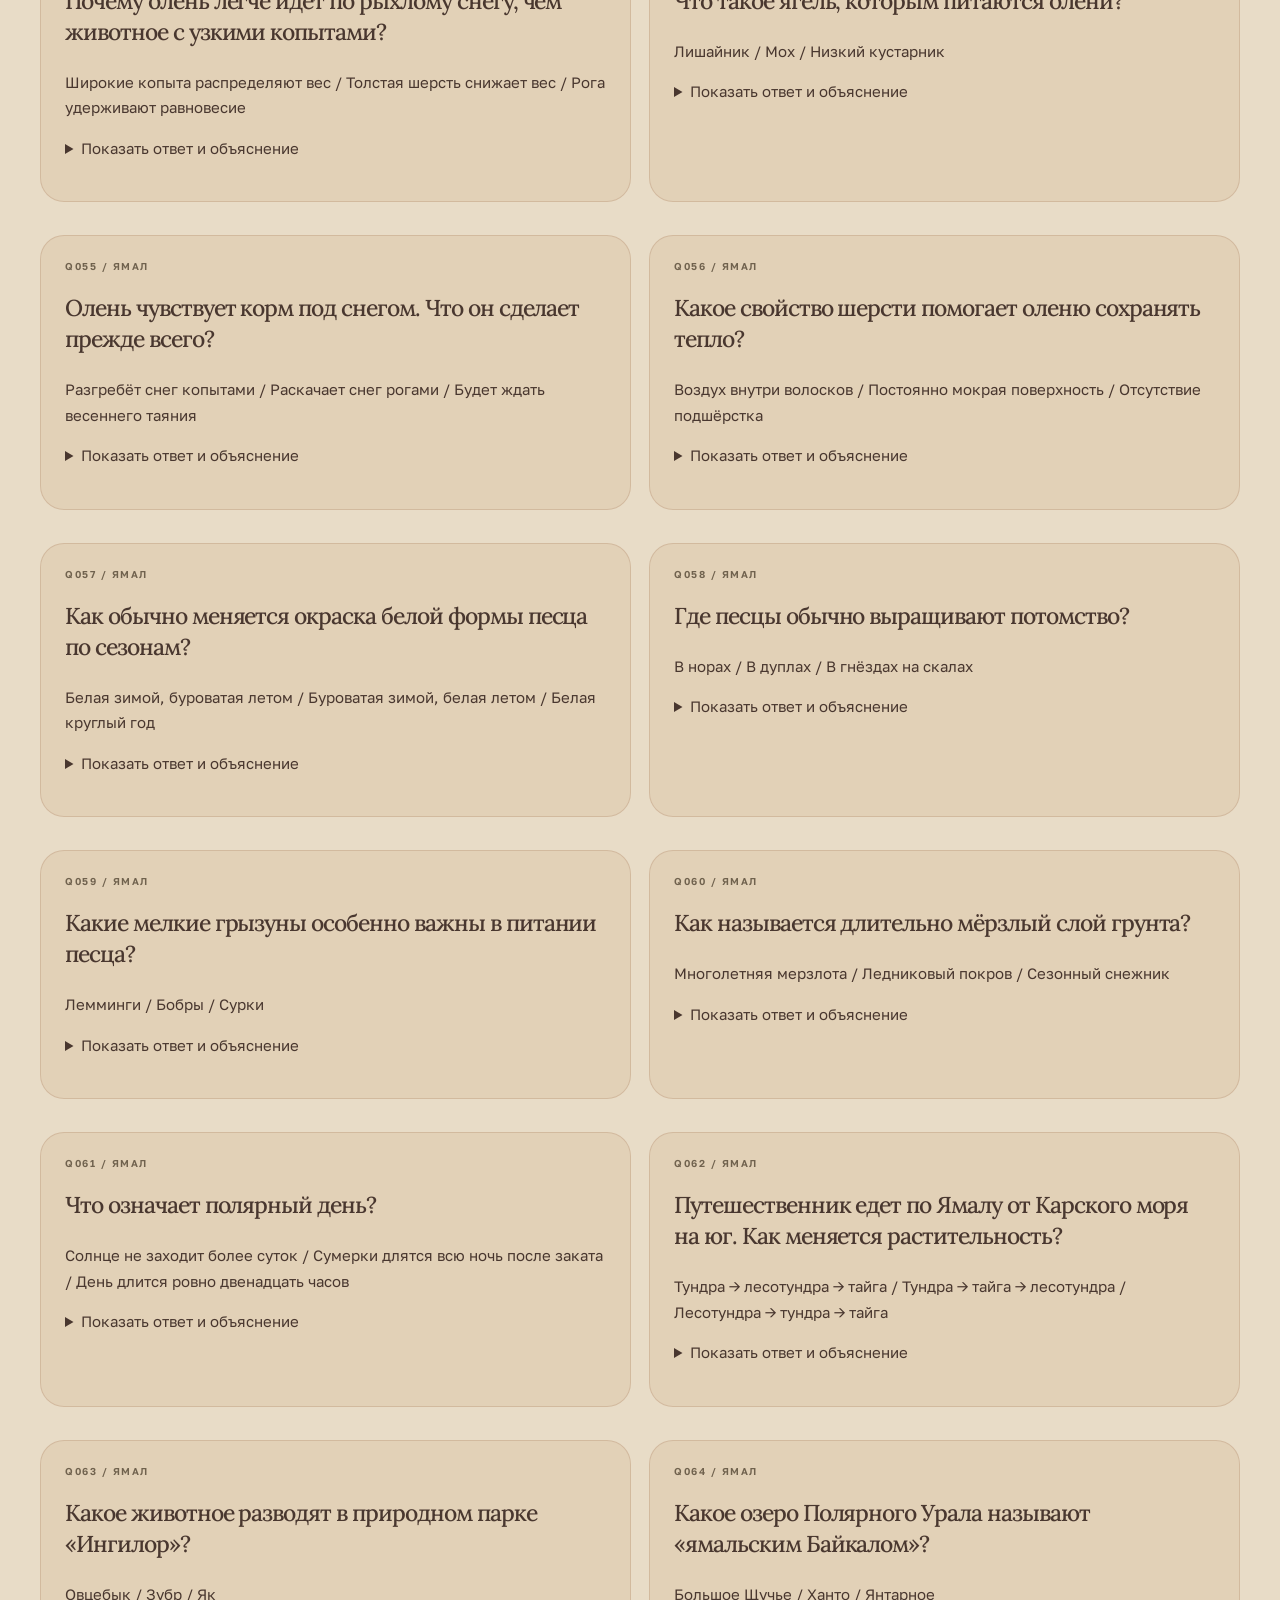
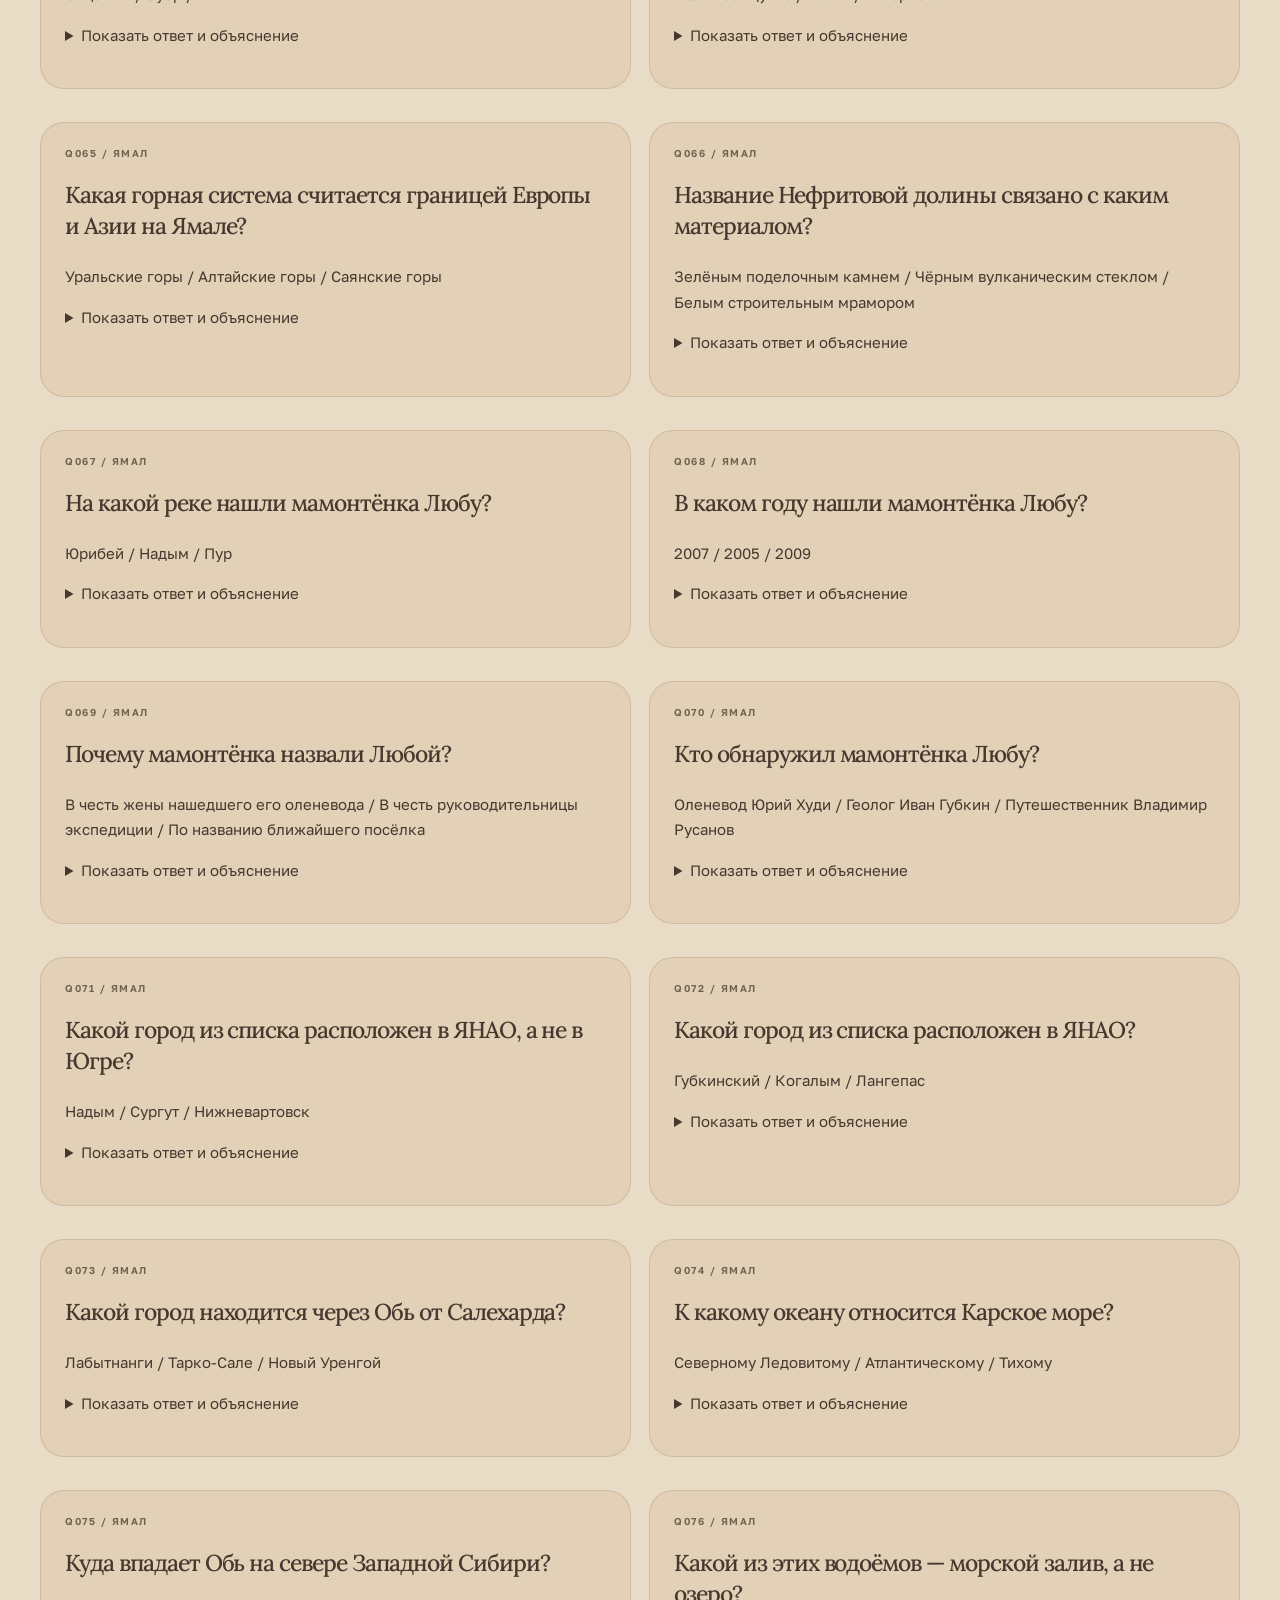
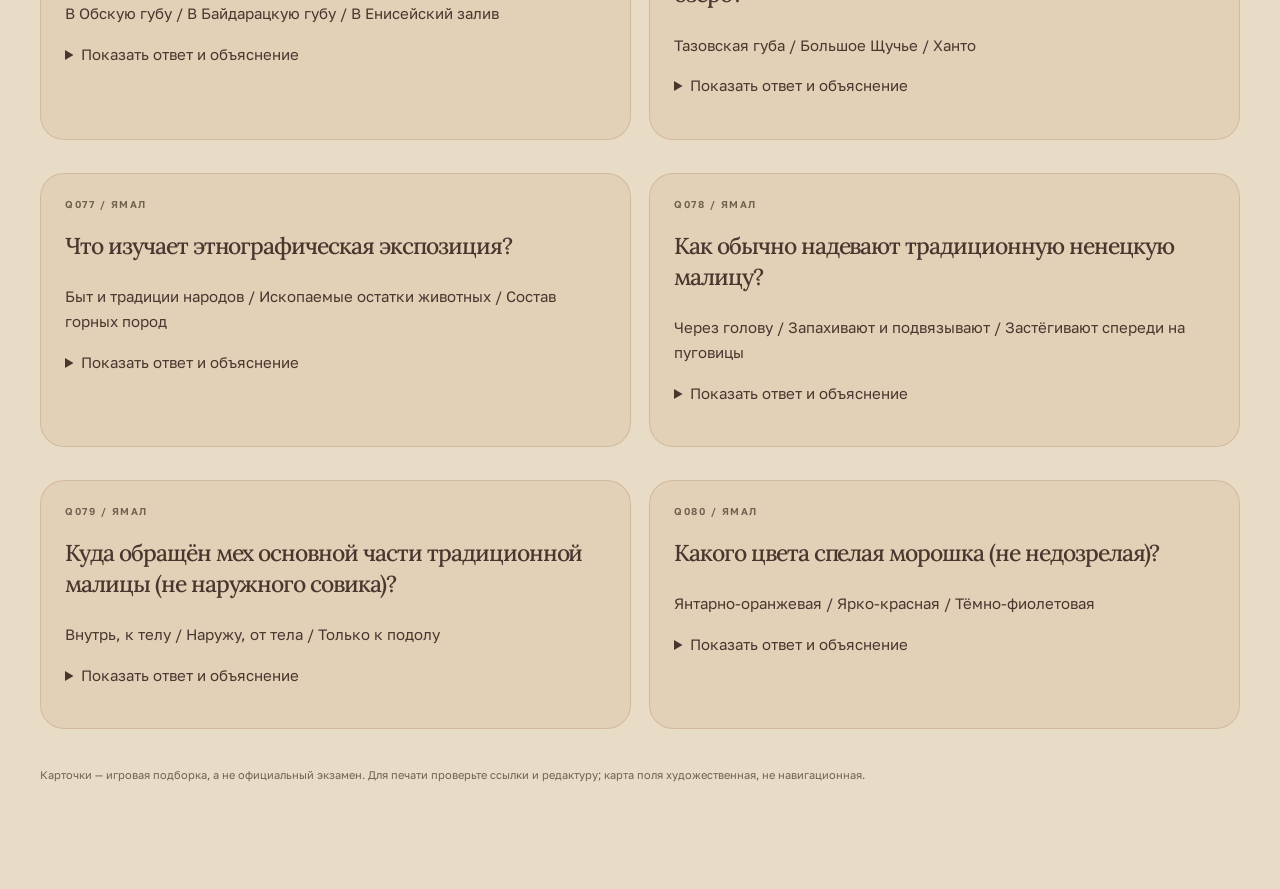
<file: questions/index.html>
<!doctype html><html lang="ru"><head><meta charset="utf-8"><meta name="viewport" content="width=device-width,initial-scale=1"><title>Вопросы и ответы — Северный маршрут</title><link rel="stylesheet" href="../site.css"><link rel="stylesheet" href="../organic.css"><script type="module" src="catalog.js"></script></head><body><header class="wrap top"><a class="brand" href="../">морошка / база знаний</a><nav class="nav"><a href="../play/">Вернуться к игре →</a></nav></header><main class="wrap section"><p class="eyebrow">Для ведущего и любопытных</p><h1>Север в вопросах<br><em>и ответах.</em></h1><p class="lead">80 авторских карточек: 24 о Муравленко и 56 о Ямале. Ответы раскрываются отдельно. В игре порядок вариантов случайный, вопросы в одной партии не повторяются.</p><div class="actions"><label class="field">Поиск по вопросу и объяснению<input id="search" type="search" placeholder="Например: статус города"></label><label class="field">Тема<select id="topic"><option value="all">Все вопросы</option><option value="city">Муравленко</option><option value="yamal">Ямал</option></select></label><button class="button" id="download">Скачать базу JSON</button></div><p id="count" aria-live="polite"></p><section id="catalog" class="question-catalog"></section><p class="game-note">Карточки — игровая подборка, а не официальный экзамен. Для печати проверьте ссылки и редактуру; карта поля художественная, не навигационная.</p></main></body></html>
</file>
<file: site.css>
@import url('https://fonts.googleapis.com/css2?family=Manrope:wght@400;500;600;700;800&family=Unbounded:wght@400;500;600;700&display=swap');
:root{--paper:#f6f3e9;--ink:#243d32;--muted:#6b776a;--forest:#243e32;--orange:#e48055;--lime:#dcea9e;--line:#d9dfcf;--white:#fffef8}*{box-sizing:border-box}html{scroll-behavior:smooth}body{margin:0;background:var(--paper);color:var(--ink);font:15px/1.7 Manrope,Arial,sans-serif}a{color:inherit}button,input,select{font:inherit}button,a,input,summary{touch-action:manipulation}button{cursor:pointer}button:disabled{cursor:default;opacity:.45}a:focus-visible,button:focus-visible,input:focus-visible,summary:focus-visible{outline:3px solid var(--orange);outline-offset:5px}button[hidden],[hidden]{display:none!important}.wrap{width:min(1320px,calc(100% - 80px));margin:auto}.top{display:flex;align-items:center;justify-content:space-between;padding:25px 0;border-bottom:1px solid var(--line);gap:22px}.brand{text-decoration:none;display:flex;align-items:center;gap:10px;font:600 21px Unbounded,sans-serif;letter-spacing:-1.2px}.berry{display:grid;place-items:center;background:var(--orange);color:var(--paper);width:37px;height:37px;border-radius:50%;font-size:29px}.nav{display:flex;align-items:center;gap:27px;font-size:12px;font-weight:700}.nav a{text-decoration:none}.button{display:inline-flex;align-items:center;justify-content:center;gap:18px;min-height:48px;padding:14px 25px;border:1px solid var(--ink);border-radius:4px;text-decoration:none;font-size:12px;font-weight:800;background:transparent;color:var(--ink);transition:transform .2s,background .2s}.button:hover{transform:translateY(-2px);background:#e9ecdd}.button.primary{background:var(--forest);color:var(--white)}.button.orange{background:var(--orange);border-color:var(--orange);color:#20352a}.button.light{border-color:#aabb9c;color:var(--paper)}.button.small{padding:10px 17px;min-height:44px}.eyebrow{font-size:10px;font-weight:800;letter-spacing:2px;text-transform:uppercase;color:var(--muted);margin:0 0 17px}.eyebrow::before{content:'—';color:var(--orange);margin-right:10px}h1,h2,h3,p{margin-top:0}h1,h2,h3{font-family:Unbounded,Arial,sans-serif;font-weight:500;letter-spacing:-.06em}h1{font-size:clamp(43px,5.7vw,82px);line-height:1.08;margin-bottom:25px}h1 em,h2 em{font-family:Georgia,serif;font-weight:400;color:#768e61;letter-spacing:-.04em}h2{font-size:clamp(28px,3.5vw,48px);line-height:1.2;margin-bottom:22px}h3{font-size:20px;line-height:1.35}.hero{display:grid;grid-template-columns:.9fr 1.15fr;gap:55px;align-items:center;padding:65px 0 58px}.lead{font-size:16px;color:var(--muted);max-width:510px}.actions{display:flex;gap:12px;flex-wrap:wrap;margin:28px 0}.meta{display:flex;gap:22px;flex-wrap:wrap;font-size:11px;font-weight:700;color:var(--muted)}.hero-art{position:relative;padding:18px;background:var(--forest);border-radius:9px;transform:rotate(2deg);box-shadow:14px 18px 0 #dce1cd}.art-head{color:var(--paper);font-size:10px;display:flex;justify-content:space-between;letter-spacing:2px;margin-bottom:13px}.art-foot{display:flex;justify-content:space-between;color:#d7dfc5;font-size:10px;margin-top:12px}.map{position:relative;aspect-ratio:900/720;overflow:hidden;background:#e1e8dc;border-radius:3px}.map svg{display:block;width:100%;height:100%}.map-points{position:absolute;inset:0}.point{position:absolute;transform:translate(-50%,-50%);width:24px;height:24px;border-radius:50%;background:#fffdf3;border:1px solid #8b9c7e;display:grid;place-items:center;font-size:8px;font-weight:800;line-height:1}.point.gate{background:#eaa07d;border-color:#cb714b}.point.camp{background:#d4e29e}.point.event{background:#c5dcdf}.point.finish{background:var(--forest);color:white;width:31px;height:31px;font-size:21px}.map-label{position:absolute;transform:translateX(-50%);white-space:nowrap;font-size:8px;letter-spacing:.04em;font-weight:800;background:#f4f1dfd9;padding:0 4px}.pawn{position:absolute;width:20px;height:23px;color:white;text-shadow:0 1px #0008;border:2px solid #fff;border-radius:50% 50% 35% 35%;display:grid;place-items:center;font-size:9px;box-shadow:1px 3px 4px #0005;z-index:3}.tag{position:absolute;right:-14px;bottom:32px;background:var(--orange);padding:16px 19px;font-size:11px;font-weight:800;transform:rotate(-7deg);box-shadow:3px 5px 0 #c96543}.strip{padding:22px 0;border-top:1px solid var(--line);border-bottom:1px solid var(--line);display:flex;justify-content:space-between;gap:20px;flex-wrap:wrap;font-size:11px;font-weight:800;letter-spacing:1px}.strip span::before{content:'✳';margin-right:14px;color:var(--orange)}.section{padding:85px 0}.section-intro{display:grid;grid-template-columns:1fr .7fr;gap:70px;align-items:end;margin-bottom:37px}.section-intro p{color:var(--muted)}.three{display:grid;grid-template-columns:repeat(3,1fr);gap:25px}.feature{border-top:1px solid var(--line);padding:24px 0}.feature .num{font:italic 32px Georgia,serif;color:#97a084;display:block;margin-bottom:18px}.feature p{font-size:14px;color:var(--muted)}.dark{background:var(--forest);color:var(--paper)}.dark .eyebrow,.dark p{color:#bac9b6}.dark h2 em{color:var(--lime)}.deck-layout{display:grid;grid-template-columns:.8fr 1fr;gap:80px;align-items:center}.cards{display:flex;align-items:center;justify-content:center;padding:25px 0 45px}.sample-card{width:48%;max-width:265px;min-height:325px;padding:27px;background:var(--paper);color:var(--ink);border-radius:8px;border:7px double #c4caaa;transform:rotate(-8deg);box-shadow:5px 8px 0 #12261d}.sample-card.city{transform:rotate(8deg);background:#e9a281;border-color:#b26341;margin-left:-14px;margin-top:45px}.sample-card small{font-size:9px;letter-spacing:1px;font-weight:800}.sample-card .card-icon{font-size:49px;line-height:1.4;display:block;margin:18px 0}.sample-card h3{font-size:19px}.sample-card p{font-size:11px;color:var(--ink)}.inline-facts{display:flex;gap:25px;border-top:1px solid #ffffff30;padding-top:20px;font-size:11px}.steps{display:grid;grid-template-columns:repeat(4,1fr);gap:25px}.step{border-top:1px solid var(--line);padding-top:22px}.step b{font:italic 35px Georgia,serif;color:#8b9c73}.step h3{font-size:17px;margin:20px 0 12px}.step p{font-size:13px;color:var(--muted)}.callout{padding:30px;background:#e6ead7;border-left:3px solid #8b9f69;display:flex;gap:30px;align-items:center;margin-top:30px}.callout p{margin:0;font-size:13px}.callout strong{min-width:145px}.kit{display:grid;grid-template-columns:1fr 1fr;gap:55px;align-items:center}.kit-list{list-style:none;padding:0;margin:0}.kit-list li{border-bottom:1px solid var(--line);display:flex;justify-content:space-between;padding:16px 0;gap:18px}.kit-list b{font-weight:800}.kit-list span{font-size:12px;color:var(--muted)}.faq{max-width:900px;margin:auto}.faq details{border-bottom:1px solid var(--line);padding:19px 0}.faq summary{cursor:pointer;font-weight:800;min-height:32px}.faq details p{color:var(--muted);font-size:14px;margin:15px 0 0}.cta{text-align:center;padding:65px 30px;background:#e1e8c8;border-radius:8px;margin-bottom:65px}.cta p{color:var(--muted)}.footer{border-top:1px solid var(--line);padding:30px 0;display:flex;justify-content:space-between;gap:20px;flex-wrap:wrap;font-size:11px;color:var(--muted)}.source-links a{display:inline-block;margin:5px 15px 0 0}.skip{position:absolute;left:10px;top:-80px;padding:15px;background:white;z-index:100}.skip:focus{top:10px}
.play-heading{padding:35px 0 25px;display:flex;justify-content:space-between;align-items:end;gap:20px}.play-heading h1{font-size:32px;margin:0}.play-heading .eyebrow{margin-bottom:10px}.game-layout{display:grid;grid-template-columns:minmax(0,1fr) 310px;gap:20px;align-items:start}.map-frame{padding:18px;background:var(--forest);border-radius:7px;min-width:0}.map-toolbar{display:flex;justify-content:space-between;gap:12px;align-items:center;color:var(--paper);font-size:10px;letter-spacing:1px;margin-bottom:15px}.map-toolbar button{background:transparent;color:var(--paper);border:1px solid #6e8575;border-radius:3px;min-width:44px;min-height:44px;font-size:19px}.map-scroll{overflow:auto}.legend{display:flex;flex-wrap:wrap;gap:15px;color:#d3deca;font-size:10px;margin-top:15px}.legend i{display:inline-block;width:8px;height:8px;border-radius:50%;background:#eaa07d;margin-right:4px}.legend i.c{background:#d4e29e}.legend i.e{background:#c5dcdf}.panel{border:1px solid var(--line);padding:23px;border-radius:5px;background:var(--white);margin-bottom:15px}.panel h2{font-size:23px}.turn-panel{background:var(--lime);border-color:var(--lime)}.turn-panel p{font-size:12px;color:#546548}.full{width:100%;margin-top:9px}.player-row{display:flex;align-items:center;gap:10px;padding:12px 8px;border-bottom:1px solid var(--line);font-size:12px}.player-row.active{background:#e8eddb}.player-color{border-radius:50%;width:12px;height:12px;flex:none}.player-row strong{display:block}.player-row small{display:block;font-size:10px;color:var(--muted)}.player-row .score{margin-left:auto;font-weight:800}.log{font-size:11px;color:var(--muted);max-height:145px;overflow:auto;padding-left:18px}.log li{margin-bottom:8px}.game-note{font-size:11px;color:var(--muted);margin:22px 0}.zoomed{position:fixed;inset:0;z-index:20;border-radius:0;display:flex;flex-direction:column}.zoomed .map-scroll{flex:1;display:flex;align-items:center;justify-content:center}.zoomed .map{width:min(100%,calc((100dvh - 130px)*1.25));flex:none}.zoom-open{overflow:hidden}dialog{border:1px solid #d8ddc8;border-radius:9px;padding:32px;background:var(--paper);color:var(--ink);width:min(540px,calc(100% - 28px));max-height:90dvh;overflow:auto;box-shadow:0 20px 90px #0003}dialog::backdrop{background:#142a22c9;backdrop-filter:blur(3px)}dialog h2{font-size:27px}dialog p{font-size:13px;color:var(--muted)}.close{float:right;background:none;border:0;min-width:44px;min-height:44px;font-size:26px}.field{display:block;margin:15px 0;font-size:12px;font-weight:700}input,select{display:block;width:100%;background:var(--white);border:1px solid #b5c1a8;padding:12px;border-radius:3px;margin-top:6px;min-height:46px}.answer{display:flex;width:100%;text-align:left;gap:14px;align-items:center;background:var(--white);border:1px solid #bec9b4;padding:15px;border-radius:4px;margin:10px 0;font-size:13px;min-height:54px}.answer:hover{background:#e9edda}.answer b{color:#849a6e}.answer.correct{background:#dfecc6;border-color:#6c9050;opacity:1}.answer.wrong{background:#f0cbbb;border-color:#bc6b47;opacity:1}.feedback{margin-top:20px;padding:18px;background:#e5ead8;font-size:13px}.feedback p{margin:10px 0}.feedback a{font-size:10px}.result-row{padding:15px 0;border-bottom:1px solid var(--line);display:flex;justify-content:space-between;gap:20px}.saved{font-size:10px;color:var(--muted)}
@media(min-width:1500px){.point{width:28px;height:28px;font-size:10px}}@media(max-width:1000px){.wrap{width:calc(100% - 40px)}.hero{gap:30px}.nav{gap:15px}.game-layout{grid-template-columns:1fr 275px}.deck-layout{gap:35px}.point{width:20px;height:20px;font-size:7px}.section-intro{gap:30px}.hero .point{width:15px;height:15px;font-size:5px}}
@media(max-width:760px){.nav a:not(.button){display:none}.brand{font-size:18px}.hero{grid-template-columns:1fr;gap:32px;padding:40px 0}.hero-art{max-width:560px;margin:0 10px 25px 0}.hero h1{font-size:54px}.hero .point{width:22px;height:22px;font-size:7px}.section{padding:55px 0}.section-intro,.deck-layout,.kit{grid-template-columns:1fr;gap:22px}.three{gap:20px}.feature h3{font-size:16px}.feature p{font-size:12px}.steps{grid-template-columns:1fr 1fr}.cards{max-width:580px;margin:auto}.sample-card{min-height:290px;padding:20px}.game-layout{grid-template-columns:1fr}.game-side{display:grid;grid-template-columns:1fr 1fr;gap:15px}.panel{margin:0}.game-side .turn-panel{grid-column:1/-1;grid-row:1}.game-side .players-panel{grid-column:1/-1}.map-frame .map{min-width:600px}.map-toolbar{font-size:9px}.zoomed .map-scroll{justify-content:flex-start;align-items:flex-start}.zoomed .map{width:900px;min-width:900px}.callout{display:block}.callout strong{display:block;margin-bottom:12px}.play-heading{align-items:start}.play-heading h1{font-size:26px}.game-side .log-panel{grid-column:1/-1}.strip{font-size:9px;gap:12px}.cta{margin-bottom:40px}.point{width:24px;height:24px;font-size:9px}.map-label{font-size:9px}}
@media(max-width:430px){.wrap{width:calc(100% - 30px)}.hero h1{font-size:46px}.top{gap:10px}.nav .button{font-size:10px;padding:11px}.three{grid-template-columns:1fr}.feature{display:grid;grid-template-columns:40px 1fr;gap:0 15px}.feature .num{grid-row:span 2}.feature h3{font-size:20px;margin-bottom:10px}.feature p{font-size:14px}.sample-card{padding:15px;min-height:285px}.sample-card h3{font-size:16px}.hero .point{width:17px;height:17px;font-size:6px}.hero .map-label{font-size:6px}.hero .pawn{width:15px;height:18px}.tag{font-size:9px}.art-head{font-size:8px}.play-heading .button{font-size:10px;padding:10px}.map-frame{padding:10px}.footer{font-size:10px}}
.hero h1{font-size:clamp(42px,4.5vw,64px)}
@media(prefers-reduced-motion:reduce){html{scroll-behavior:auto}*,*::before,*::after{transition:none!important;animation:none!important}}
</file>
<file: organic.css>
@import url('https://fonts.googleapis.com/css2?family=Golos+Text:wght@400;500;600;700;800&family=Lora:ital,wght@0,400;0,500;0,600;1,400;1,500&display=swap');
:root{--paper:#E8DCC7;--ink:#49372f;--muted:#70624e;--forest:#606C38;--orange:#C66B3D;--lime:#D4B895;--line:#b3a38a;--white:#E8DCC7;--sage:#8B9D83;--clay:#B08B6E;--ochre:#C08E3A;--ease:cubic-bezier(.22,.8,.25,1)}
body{font-family:'Golos Text',sans-serif;background:var(--paper);overflow-x:clip}body::before{content:'';position:fixed;inset:0;opacity:.025;pointer-events:none;z-index:80;background-image:url("data:image/svg+xml,%3Csvg viewBox='0 0 180 180' xmlns='http://www.w3.org/2000/svg'%3E%3Cfilter id='n'%3E%3CfeTurbulence type='fractalNoise' baseFrequency='.8' numOctaves='3' stitchTiles='stitch'/%3E%3C/filter%3E%3Cpath fill='%2349372f' filter='url(%23n)' opacity='.8' d='M0 0h180v180H0z'/%3E%3C/svg%3E")}
.wrap{width:min(1360px,calc(100% - 80px))}.top{padding:24px 0;border-bottom:0}.brand{font-family:'Golos Text',sans-serif;font-size:27px;letter-spacing:-1.5px;gap:8px}.berry{background:transparent;color:var(--orange);width:38px;height:38px;border-radius:0}.icon{width:24px;height:24px;display:inline-block;vertical-align:middle;flex:none}.berry .icon{width:37px;height:37px}.nav{gap:27px}.nav a{font-size:12px}.button{border-radius:24px;border-color:var(--ink);min-height:50px;font-size:12px;transition:transform .35s var(--ease),background .35s,color .35s,box-shadow .35s}.button.primary{background:var(--orange);border-color:var(--orange);color:var(--paper);box-shadow:0 7px 18px #81523822}.button:hover{transform:translateY(-3px);background:#d4b895}.button.primary:hover{background:#a6502d;box-shadow:0 10px 25px #81523836}.button:active{transform:translateY(0) scale(.97)}.button.small{min-height:44px;padding:10px 19px}.button.light{border-color:#E8DCC780;color:var(--paper)}
h1,h2,h3{font-family:Lora,Georgia,serif;letter-spacing:-.045em}h1 em,h2 em{font-family:inherit;color:var(--orange)}h1{font-weight:500}h2{font-size:clamp(32px,3.5vw,50px);font-weight:400;line-height:1.18}h3{font-weight:500;font-size:24px}.eyebrow{font:600 10px 'Golos Text',sans-serif;letter-spacing:1.5px;color:var(--muted);margin-bottom:20px}.eyebrow::before{display:none}
.hero{grid-template-columns:.84fr 1.16fr;gap:54px;padding:38px 0 64px;align-items:center}.hero h1{font-size:clamp(46px,4.7vw,68px);line-height:1.06;margin-bottom:24px}.hero .lead{font-size:15px;line-height:1.8;max-width:450px}.hero .meta{gap:16px;font-size:10px}.hero .actions{margin:25px 0}.hero-photo{position:relative;min-width:0;margin:0}.hero-photo>img{display:block;width:100%;height:580px;object-fit:cover;border-radius:32px;box-shadow:0 22px 60px #73543e22}.hero-photo::after{content:'';position:absolute;inset:0;border-radius:32px;box-shadow:inset 0 0 0 1px #49372f15;pointer-events:none}.photo-note{position:absolute;left:22px;bottom:22px;max-width:195px;border-radius:20px;padding:15px 17px;background:#E8DCC7e8;backdrop-filter:blur(10px);font-size:11px;line-height:1.6}.photo-note strong{display:block;font:500 19px Lora,serif;margin-bottom:3px}.photo-caption{font-size:10px;color:var(--muted);margin:10px 8px 0}.hero-dice{position:absolute;right:-18px;bottom:36px;background:var(--sage);border:1px solid #E8DCC780;border-radius:26px;width:138px;height:130px;display:flex;justify-content:center;align-items:center;gap:12px;box-shadow:0 14px 35px #49372f20;transform:rotate(5deg)}.hero-dice .dice-scene:nth-child(2){transform:translateY(12px) rotate(-12deg)}
.strip{border:0;border-radius:24px;background:#D4B89577;padding:23px 30px;gap:16px;font-size:10px;font-weight:600;letter-spacing:0}.strip span::before{display:none}.strip span{display:flex;align-items:center;gap:9px}.strip .icon{color:var(--orange);width:20px;height:20px}.section{padding:82px 0}.section-intro{gap:64px}.section-intro p{font-size:14px;line-height:1.9}.three{gap:20px}.feature{border:0;background:#D4B89555;border-radius:24px;padding:28px}.feature .num{font:italic 32px Lora,serif;color:var(--orange);margin-bottom:22px}.feature h3{font-size:23px}.feature p{font-size:13px;margin:0;line-height:1.85}.map-section{padding:20px 0 72px}.map-showcase{display:grid;grid-template-columns:1.3fr .7fr;gap:40px;align-items:center;background:#B08B6E40;border-radius:32px;padding:28px}.map-showcase .map{border:10px solid #b08b6e;border-radius:24px;box-shadow:0 14px 32px #49372f19}.map-showcase-copy{padding:12px}.map-showcase-copy p{font-size:14px;color:var(--muted)}.map-showcase-copy .legend{color:var(--muted);display:grid;gap:13px;margin:25px 0}.map-showcase-copy h2{font-size:36px}.map{background:var(--clay);border-radius:24px;aspect-ratio:5/4;isolation:isolate;position:relative;overflow:hidden}.map-art{position:absolute;inset:0;width:100%;height:100%;object-fit:cover}.map>.route-overlay{position:absolute;inset:0;width:100%;height:100%;pointer-events:none}.map-points,.map-pawns{position:absolute;inset:0}.map-pawns{pointer-events:none}.point{background:#E8DCC7;border:1.5px solid #897b5b;box-shadow:0 2px 0 #49372f25;width:25px;height:25px;font-size:8px;color:var(--ink)}.point.gate{background:var(--orange);border-color:#E8DCC7;color:var(--paper);box-shadow:0 0 0 3px #c66b3d50}.point.camp{background:var(--sage);border-color:#E8DCC7;color:#263521}.point.event{background:var(--ochre);border-color:#E8DCC7}.point.finish{background:var(--paper);border:2px solid var(--orange);color:var(--orange);width:35px;height:35px}.point.finish .icon{width:22px;height:22px}.map-label{border-radius:8px;background:#E8DCC7e8;font-size:9px;padding:1px 6px;color:var(--ink);letter-spacing:0}.pawn{position:absolute;display:block;width:36px;height:43px;z-index:5;background:transparent!important;border:0;border-radius:0;box-shadow:none;transform:none;color:var(--pawn);filter:drop-shadow(1px 3px 0 #49372f88) drop-shadow(0 -1px 0 #E8DCC7);text-shadow:none}.pawn>.icon{width:32px;height:34px;filter:drop-shadow(1px 0 0 #E8DCC7) drop-shadow(-1px 0 0 #E8DCC7)}.pawn small{position:absolute;bottom:2px;right:2px;font:bold 8px 'Golos Text',sans-serif;color:var(--paper);background:var(--ink);border-radius:50%;width:12px;height:12px;display:grid;place-items:center}.legend i{background:var(--orange)}.legend i.c{background:var(--sage)}.legend i.e{background:var(--ochre)}
.dark{background:var(--clay);color:var(--ink);border-radius:32px;margin:0 20px}.dark p,.dark .eyebrow{color:var(--ink)}.dark h2 em{color:#6d3a23}.dark .section{padding:65px 0}.deck-layout{gap:70px}.cards{perspective:1000px}.sample-card{background:var(--paper);border:1px solid #49372f35;border-radius:24px;box-shadow:0 18px 40px #49372f25;padding:28px;transform:rotate(-7deg);transition:transform .4s var(--ease);min-height:330px}.sample-card.city{background:var(--orange);color:var(--paper);border:1px solid #E8DCC755;border-radius:24px;margin-top:35px;transform:rotate(7deg)}.sample-card.city p{color:var(--paper)}.cards:hover .sample-card{transform:rotate(-3deg) translateY(-7px)}.cards:hover .sample-card.city{transform:rotate(3deg) translateY(-7px)}.sample-card .card-icon{display:block;margin:24px 0}.sample-card .card-icon .icon{width:44px;height:44px}.sample-card h3{font-size:22px;line-height:1.3}.sample-card small{font-size:9px}.inline-facts{border-color:#49372f30}.step{border:0;background:#D4B89555;border-radius:24px;padding:25px}.step b{font-family:Lora,serif;color:var(--orange);font-size:28px}.step h3{font-size:21px}.step p{font-size:12px}.callout{background:#8B9D8333;border:0;border-radius:24px;padding:27px}.kit-list li{border-color:#b3a38a;padding:20px 0}.kit-list b{font-weight:600}.faq details{border-color:#b3a38a;padding:23px 0}.faq summary{font-size:15px;font-weight:500}.cta{background:var(--sage);border-radius:32px;padding:58px 25px}.cta h2{max-width:550px;margin:0 auto 22px}.cta h2 em{color:#523d2f}.cta p{color:var(--ink)}.footer{border-color:#b3a38a;padding:27px 0;font-size:10px}.source-links a{font-size:12px}
.pawn-showcase{display:flex;align-items:center;justify-content:center;gap:25px;padding:30px;background:#D4B89577;border-radius:32px;margin:25px 0}.pawn-sample{text-align:center;flex:1;color:var(--pawn)}.pawn-sample .icon{width:65px;height:75px;filter:drop-shadow(2px 4px 0 #49372f35);transition:transform .4s var(--ease)}.pawn-sample:hover .icon{transform:translateY(-8px) rotate(-5deg)}.pawn-sample span{display:block;font-size:11px;color:var(--muted);margin-top:10px}.motion-demo{display:flex;align-items:center;gap:20px;margin:22px 0}.motion-demo p{font-size:12px;color:var(--muted);margin:0}.motion-demo button{flex:none}
.play-heading{padding:25px 0}.play-heading h1{font-size:36px}.game-layout{grid-template-columns:minmax(0,1fr) 310px;gap:22px}.map-frame{background:#B08B6E55;border:1px solid #b08b6e65;border-radius:28px;padding:17px}.map-toolbar{color:var(--ink);font-size:9px;letter-spacing:.5px}.map-toolbar button{border:1px solid #a79478;background:#E8DCC7;color:var(--ink);border-radius:16px}.map-toolbar .icon{width:18px;height:18px}.map-frame .legend{color:var(--ink);font-size:10px;gap:11px}.map-scroll{border-radius:22px}.panel{background:#D4B89550;border:1px solid #b08b6e55;border-radius:24px;padding:24px}.panel h2{font-size:28px}.turn-panel{background:#C66B3D;color:var(--paper);border:0}.turn-panel .eyebrow,.turn-panel p{color:var(--paper)}.turn-panel .button.primary{background:var(--paper);color:var(--ink);border-color:var(--paper);box-shadow:none}.turn-panel .button:not(.primary){border-color:#E8DCC780;color:var(--paper)}.turn-panel .button:not(.primary):hover{color:var(--ink)}.player-row{border-color:#b3a38a66;border-radius:16px;margin:5px 0;padding:12px 9px}.player-row.active{background:#8b9d8333}.player-color{width:30px;height:33px;background:transparent!important;border-radius:0;display:grid;place-items:center;color:var(--pawn)}.player-color .icon{width:27px;height:31px;filter:drop-shadow(1px 2px 0 #49372f40)}.player-row .score{display:flex;align-items:center;gap:3px;font-size:12px}.score .icon{width:15px;height:15px;color:var(--orange)}.log{line-height:1.65;max-height:130px}.game-note{font-size:11px}.zoomed{border-radius:0;background:var(--paper)}dialog{border:1px solid #b08b6e;border-radius:28px;padding:32px;box-shadow:0 30px 100px #49372f35;background:var(--paper);animation:dialog-in .35s var(--ease)}dialog::backdrop{background:#49372f9c;backdrop-filter:blur(8px)}dialog h2{font-size:30px}.close{color:var(--ink);border-radius:50%}.close .icon{width:20px;height:20px}input,select{background:#d4b89555;color:var(--ink);border:1px solid #ac987b;border-radius:16px}.answer{border-radius:16px;background:#d4b89544;border:1px solid #b09e83;transition:transform .3s var(--ease),background .3s;line-height:1.5}.answer b{background:#B08B6E33;color:var(--ink);border-radius:50%;width:26px;height:26px;display:grid;place-items:center;flex:none}.answer:hover:not(:disabled){background:#D4B89588;transform:translateX(4px)}.answer.correct{background:#8B9D8370;border-color:#606C38}.answer.wrong{background:#C66B3D44;border-color:#C66B3D}.feedback{border-radius:18px;background:#8B9D8333}.result-row{border-color:#b3a38a}.dice-result{display:flex;gap:20px;align-items:center;margin:18px 0 10px;padding:8px 5px}.dice-result p{margin:0;font-size:12px}.dice-result .dice-scene{flex:none}.dice-scene{--size:48px;width:var(--size);height:var(--size);perspective:500px;display:inline-block;position:relative;margin:10px}.dice-scene::after{content:'';position:absolute;left:-5px;right:-5px;bottom:-13px;height:12px;border-radius:50%;background:#49372f30;filter:blur(5px)}.dice-cube{width:100%;height:100%;position:relative;transform-style:preserve-3d;transform:rotateX(-18deg) rotateY(-24deg);transition:transform .45s var(--ease)}.dice-face{position:absolute;inset:0;background:#D4B895;border:1px solid #b08b6e;border-radius:12px;display:grid;grid-template:repeat(3,1fr)/repeat(3,1fr);gap:3px;padding:8px;backface-visibility:hidden;box-shadow:inset 0 0 8px #E8DCC755}.dice-face .pip{background:#49372f;border-radius:50%;box-shadow:inset 0 1px 2px #49372f55}.face-1{transform:translateZ(calc(var(--size)/2))}.face-2{transform:rotateY(90deg) translateZ(calc(var(--size)/2))}.face-3{transform:rotateX(90deg) translateZ(calc(var(--size)/2))}.face-4{transform:rotateX(-90deg) translateZ(calc(var(--size)/2))}.face-5{transform:rotateY(-90deg) translateZ(calc(var(--size)/2))}.face-6{transform:rotateY(180deg) translateZ(calc(var(--size)/2))}.dice-cube[data-face='2']{transform:rotateX(-18deg) rotateY(-114deg)}.dice-cube[data-face='3']{transform:rotateX(-108deg) rotateY(-24deg)}.dice-cube[data-face='4']{transform:rotateX(72deg) rotateY(-24deg)}.dice-cube[data-face='5']{transform:rotateX(-18deg) rotateY(66deg)}.dice-cube[data-face='6']{transform:rotateX(-18deg) rotateY(156deg)}.dice-cube.rolling{animation:dice-roll .9s var(--ease) both}.is-busy{pointer-events:none}.reveal-ready{opacity:0;transform:translateY(18px);transition:opacity .5s var(--ease),transform .5s var(--ease)}.reveal-ready.is-visible{opacity:1;transform:none}.hero-photo{animation:photo-in .8s var(--ease) both}.hero-photo>img{animation:soft-breathe 9s ease-in-out infinite}.hero-copy{animation:dialog-in .65s var(--ease) both}.hero-copy .actions{animation:dialog-in .9s var(--ease) both}
@keyframes dice-roll{0%{transform:translateY(0) rotateX(-18deg) rotateY(-24deg)}25%{transform:translateY(-22px) rotateX(150deg) rotateY(210deg)}65%{transform:translateY(-8px) rotateX(570deg) rotateY(450deg)}85%{transform:translateY(3px) rotateX(700deg) rotateY(700deg)}100%{transform:translateY(0) rotateX(702deg) rotateY(696deg)}}@keyframes dialog-in{from{opacity:0;transform:translateY(14px) scale(.985)}to{opacity:1;transform:none}}@keyframes photo-in{from{opacity:0;transform:translateY(20px)}to{opacity:1;transform:none}}@keyframes soft-breathe{50%{transform:translateY(-4px)}}
@media(max-width:1100px){.wrap{width:calc(100% - 48px)}.hero{gap:30px}.hero-photo>img{height:520px}.hero h1{font-size:53px}.game-layout{grid-template-columns:minmax(0,1fr) 275px}.map-showcase{gap:24px}.point{width:23px;height:23px;font-size:8px}.map-showcase .point{width:19px;height:19px;font-size:7px}.dark{margin:0 12px}}
@media(max-width:760px){.wrap{width:calc(100% - 36px)}.top{padding:17px 0}.brand{font-size:24px}.nav .button{padding:10px 16px}.hero{grid-template-columns:1fr;gap:22px;padding:28px 0 35px}.hero h1{font-size:51px;max-width:500px}.hero .lead{font-size:14px}.hero-photo>img{height:auto;aspect-ratio:3/2;border-radius:26px}.hero-dice{right:12px;bottom:35px;width:105px;height:100px;border-radius:24px}.hero-dice .dice-scene{--size:34px;margin:2px}.hero-dice .dice-face{border-radius:8px;padding:5px;gap:2px}.strip{padding:20px;gap:17px}.section{padding:55px 0}.section-intro{gap:10px}.map-showcase{grid-template-columns:1fr;padding:16px;gap:12px}.map-showcase-copy{padding:10px}.map-showcase-copy h2{font-size:33px}.map-showcase .point{width:23px;height:23px;font-size:8px}.deck-layout{gap:24px}.dark .section{padding:48px 0}.sample-card{padding:22px;min-height:300px}.steps{gap:13px}.step{padding:21px}.game-layout{grid-template-columns:1fr}.game-side{display:grid;grid-template-columns:1fr 1fr;gap:15px}.turn-panel{grid-column:1/-1}.play-heading h1{font-size:29px}.map-frame{padding:12px;border-radius:24px}.map-frame .map{min-width:640px}.map-frame .map-scroll{border-radius:18px}.map-frame .point{width:26px;height:26px;font-size:9px}.map-frame .pawn{width:36px;height:43px}.photo-note{left:14px;bottom:14px;max-width:175px;padding:12px 14px}.photo-note strong{font-size:17px}.pawn-showcase{gap:13px;padding:23px}.pawn-sample .icon{width:48px;height:60px}.map-frame.zoomed .map{width:900px;min-width:900px}.hero-copy .meta{font-size:10px}.three{grid-template-columns:1fr}.feature{display:block;padding:27px}.feature .num{margin-bottom:10px}.feature h3{font-size:25px}.feature p{font-size:14px}.feature .num{font-size:25px}.hero .actions{gap:9px}.hero .button{padding:13px 19px}.kit-list li{gap:14px}.kit-list span{max-width:180px;text-align:right}.cta{padding:42px 22px}.inline-facts{gap:20px}.hero-photo .photo-caption{font-size:9px}}
@media(max-width:420px){.hero h1{font-size:45px}.hero-photo>img{aspect-ratio:1.18;object-position:60% center}.hero-dice{display:none}.hero .meta{gap:13px}.nav .button{font-size:10px}.brand{font-size:22px}.berry{width:30px;height:30px}.berry .icon{width:30px;height:30px}.top{gap:10px}.sample-card{padding:17px;min-height:290px}.sample-card h3{font-size:19px}.play-heading h1{font-size:26px}.play-heading{gap:12px}.play-heading .button{font-size:10px;padding:10px 14px}dialog{padding:25px}.map-showcase .point{width:19px;height:19px;font-size:7px}.map-label{font-size:8px}.map-showcase .pawn{transform:scale(.8)}.hero .button{font-size:11px}}
.sample-card:not(.city){background:var(--sage)}.answer:disabled{opacity:1;color:var(--muted)}.answer.correct{color:var(--ink);font-weight:600}.map-scroll{overscroll-behavior-x:contain;scrollbar-color:#b08b6e #d4b89555}.hero-photo .photo-note{z-index:1}
.map-frame .pawn,.pawn{width:44px;height:44px;border-radius:50%;background:var(--pawn)!important;border:3px solid #fff;box-shadow:0 3px 0 #30291e,0 0 0 2px #30291e,0 5px 16px #0005;color:white;filter:none;display:grid;place-items:center}.pawn>.icon{width:27px;height:29px;filter:none}.pawn small{width:19px;height:19px;font-size:11px;right:-7px;bottom:-4px;border:2px solid white}.pawn-name{position:absolute;top:46px;left:50%;transform:translateX(-50%);background:#fffdf4;color:#29261f;border:1px solid #51432c;padding:2px 7px;border-radius:7px;font:600 10px 'Golos Text',sans-serif;white-space:nowrap;max-width:115px;overflow:hidden;text-overflow:ellipsis}.map-pawns{z-index:5}.shortcut-label{position:absolute;z-index:3;transform:translateX(-50%);background:#fff4de;border:2px solid #a04e2a;padding:4px 8px;border-radius:9px;font:600 10px 'Golos Text',sans-serif;color:#6b321c;white-space:nowrap;box-shadow:0 3px 8px #49372f25}.map-frame .point{width:30px;height:30px;font-size:11px;font-weight:700;background:#fff8e8;border:2px solid #54442d}.map-frame .point.gate{background:#ae492c;color:white}.question-catalog{display:grid;grid-template-columns:repeat(2,minmax(0,1fr));gap:18px}.question-catalog .panel{min-width:0}.question-catalog summary{margin-bottom:16px}.question-catalog h3{font-size:23px}.question-catalog p{overflow-wrap:anywhere}.question-catalog a{color:#7c3d24;text-decoration:underline}.map-showcase .shortcut-label{font-size:7px;padding:2px 4px}.map-showcase .pawn-name{font-size:8px}.answer{min-height:56px}.button:focus-visible,.answer:focus-visible,summary:focus-visible,a:focus-visible,input:focus-visible,select:focus-visible{outline:3px solid #2263c5;outline-offset:4px}@media(max-width:760px){.question-catalog{grid-template-columns:1fr}.map-frame .pawn{width:44px;height:44px}.map-frame .map{min-width:760px}.actions .field{width:100%}}
@media(max-width:760px){.game-layout{display:grid;grid-template-columns:1fr}.game-side{display:contents}.game-layout .turn-panel{grid-row:1;grid-column:1}.game-layout .map-frame{grid-row:2}.game-layout .players-panel{grid-row:3}.game-layout .log-panel{grid-row:4}.play-heading{padding:20px 0}.turn-panel h2{margin-bottom:12px}.turn-panel .eyebrow{margin-bottom:10px}.turn-panel p{margin-bottom:9px}}
@media(prefers-reduced-motion:reduce){html{scroll-behavior:auto}.hero-photo>img,.hero-photo,.hero-copy,.hero-copy .actions,dialog,.dice-cube.rolling{animation:none!important}.reveal-ready{opacity:1;transform:none}*,*::before,*::after{transition:none!important}}
.pawn:nth-child(-n+2) .pawn-name{top:-23px}.pawn.active-pawn{outline:3px solid white;outline-offset:4px;z-index:8}.pawn.active-pawn .pawn-name{background:#30291e;color:white;border-color:white}
</file>
<file: route-v3.css>
/* Winding printed trail and a shared start pad for all players. */
.map>.route-overlay{filter:drop-shadow(0 2px 2px #2e241e63)}
.point.water,.map-frame .point.water{background:#dff8ff;border:2px solid #086080;color:#07506d;box-shadow:0 2px 0 #053e5b,0 0 0 3px #fff9e5c7}
.point.water::after{content:'≈';position:absolute;right:-7px;bottom:-8px;color:#eaffff;font-size:16px;text-shadow:0 1px 2px #07475a}
.map-frame .point.gate{box-shadow:0 0 0 3px #fff8dc,0 0 0 5px #a34f2a,0 3px 12px #2a1b1480}
.map-showcase .map-art,.map-frame .map-art{object-position:center}
.point.start{width:48px;height:48px;background:#fff8e8;border:4px solid #b94e2e;color:#74331f;font-size:11px;box-shadow:0 0 0 6px #fff8e8a8,0 0 0 8px #73492d,0 5px 13px #291e1b7a}
.map-frame .point.start{width:58px;height:58px;font-size:12px}
.point.start::after{content:'★';position:absolute;top:-15px;right:-11px;color:#b94e2e;font-size:18px;text-shadow:0 1px #fff8e8}
.pawn.at-start,.map-frame .pawn.at-start{width:31px;height:31px;border-width:2px;z-index:8}
.pawn.at-start>.icon{width:21px;height:23px}
.pawn.at-start small{width:14px;height:14px;font-size:8px;right:-7px;bottom:-6px}
.pawn.at-start .pawn-name{display:none}
.active-pawn{z-index:10;box-shadow:0 0 0 3px #fff,0 0 0 6px #bb542d,0 4px 15px #291e1b88!important}
.map-label{font-weight:800;box-shadow:0 2px 7px #49372f4d}
.map-label{background:#fff4dbea;border:1px solid #896c49;padding:3px 7px}
.shortcut-label{background:#fff8dfef;border-color:#a54c2c;box-shadow:0 3px 0 #8e5f3b,0 7px 16px #3b251c40}
.hero-photo>img{animation:soft-breathe 12s ease-in-out infinite}
.hero-photo{overflow:visible}
.hero-photo::before{content:'';position:absolute;inset:12px -12px -12px 12px;border:2px solid #9d704c6b;border-radius:35px;transform:rotate(1.3deg);z-index:-1}
.feature,.step{position:relative;overflow:hidden;transition:transform .45s var(--ease),box-shadow .45s var(--ease),background .45s var(--ease)}
.feature::before,.step::before{content:'';position:absolute;inset:0 0 auto;height:4px;background:linear-gradient(90deg,#be5f38,#e6b86d,#738760);transform:scaleX(0);transform-origin:left;transition:transform .5s var(--ease)}
.feature:hover,.step:hover{transform:translateY(-7px);background:#f3e7d0;box-shadow:0 17px 35px #6e4e3022}
.feature:hover::before,.step:hover::before{transform:scaleX(1)}
.feature:nth-child(2),.step:nth-child(2){transition-delay:65ms}.feature:nth-child(3),.step:nth-child(3){transition-delay:125ms}.step:nth-child(4){transition-delay:180ms}
.map-showcase .map{transition:transform .7s var(--ease),box-shadow .7s var(--ease)}
.map-showcase:hover .map{transform:rotate(-.7deg) scale(1.015);box-shadow:0 25px 55px #49372f37}
.map-showcase-copy .button{margin-top:12px}
.cards{isolation:isolate}.sample-card{transition:transform .55s var(--ease),box-shadow .55s var(--ease)}
.sample-card:hover{z-index:2;box-shadow:0 24px 42px #49372f52!important}
.cta{position:relative;overflow:hidden;background:linear-gradient(125deg,#9daf89,#c6bb8e 62%,#e3c5a7)}
.cta::before,.cta::after{content:'';position:absolute;width:350px;height:350px;border:2px solid #fff6df57;border-radius:50%;pointer-events:none}
.cta::before{left:-140px;bottom:-210px}.cta::after{right:-100px;top:-210px}
@media(max-width:760px){.map-frame .point.start{width:52px;height:52px}.map-showcase:hover .map{transform:none}.feature:hover,.step:hover{transform:none}.hero-photo::before{inset:8px -6px -6px 6px}}
@media(prefers-reduced-motion:reduce){.feature,.step,.map-showcase .map,.sample-card,.hero-photo>img{transition:none!important;animation:none!important}.feature:hover,.step:hover,.map-showcase:hover .map{transform:none!important}}
</file>
